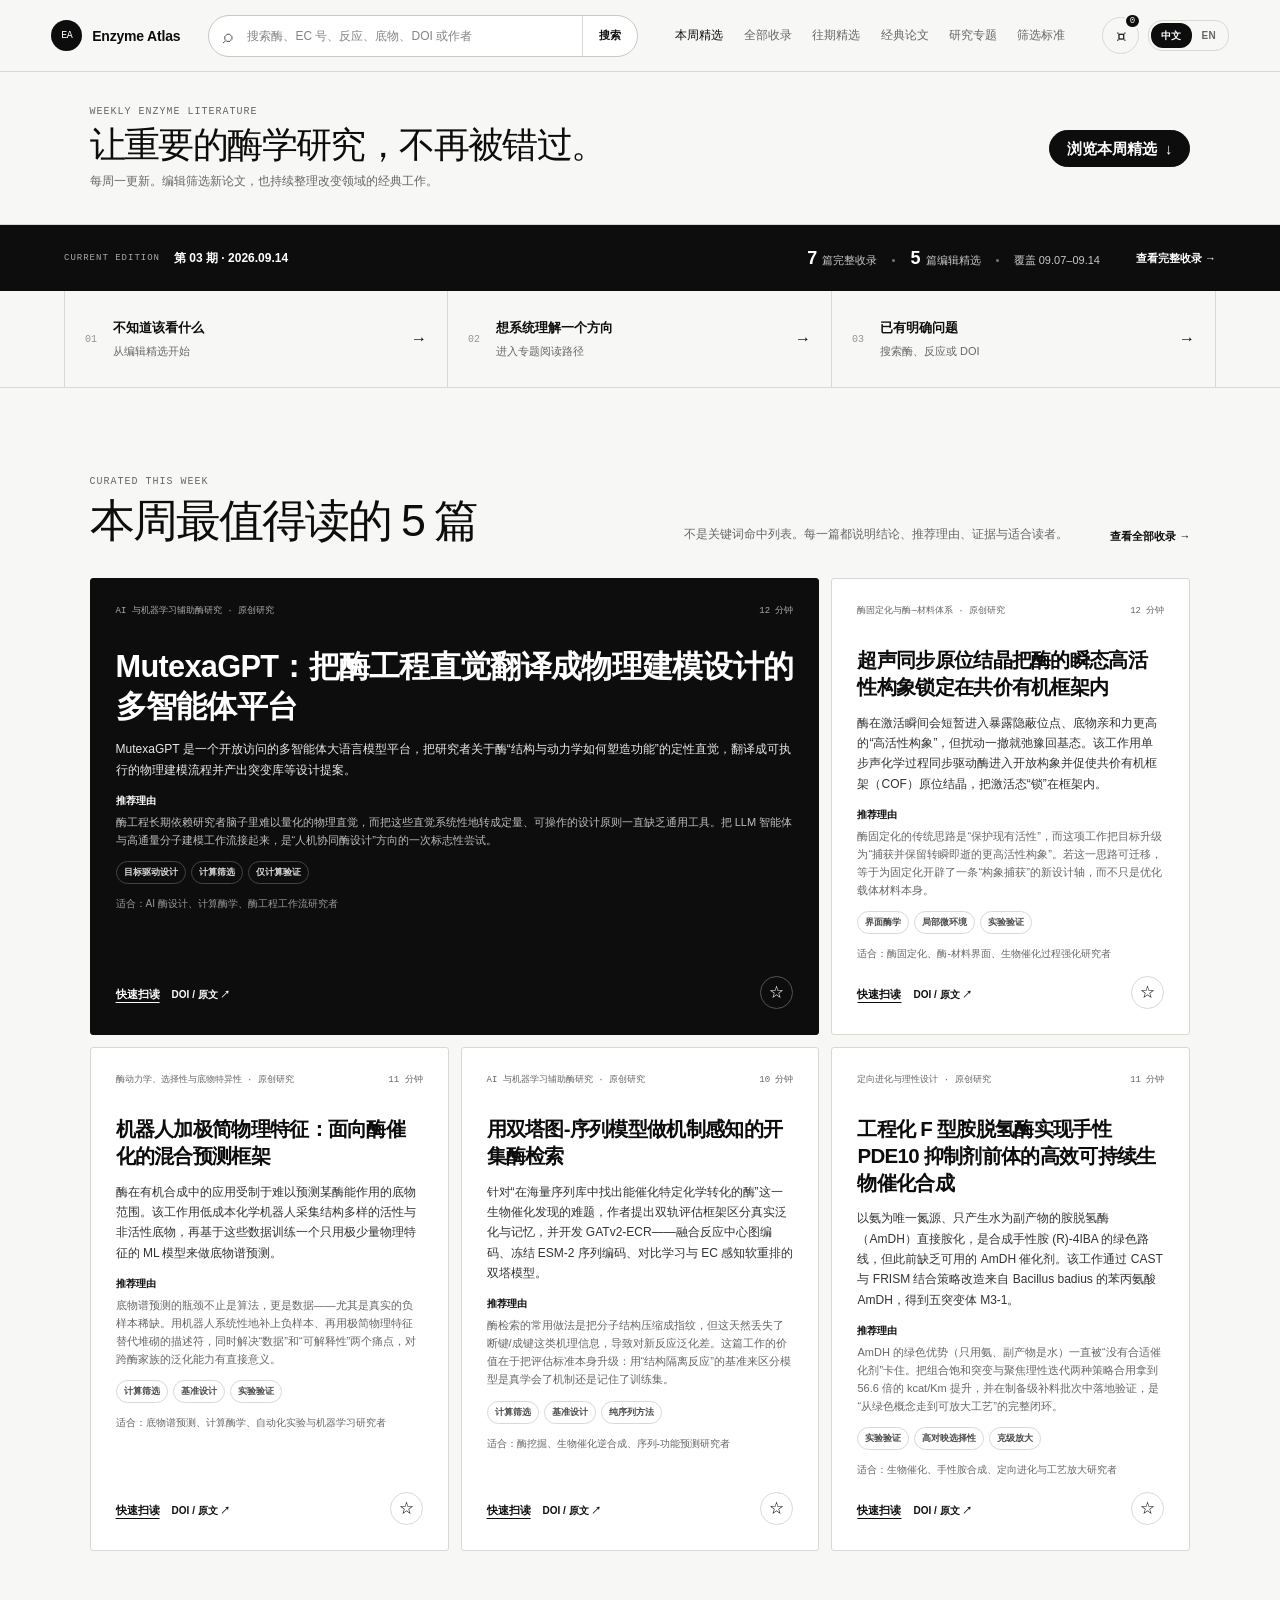
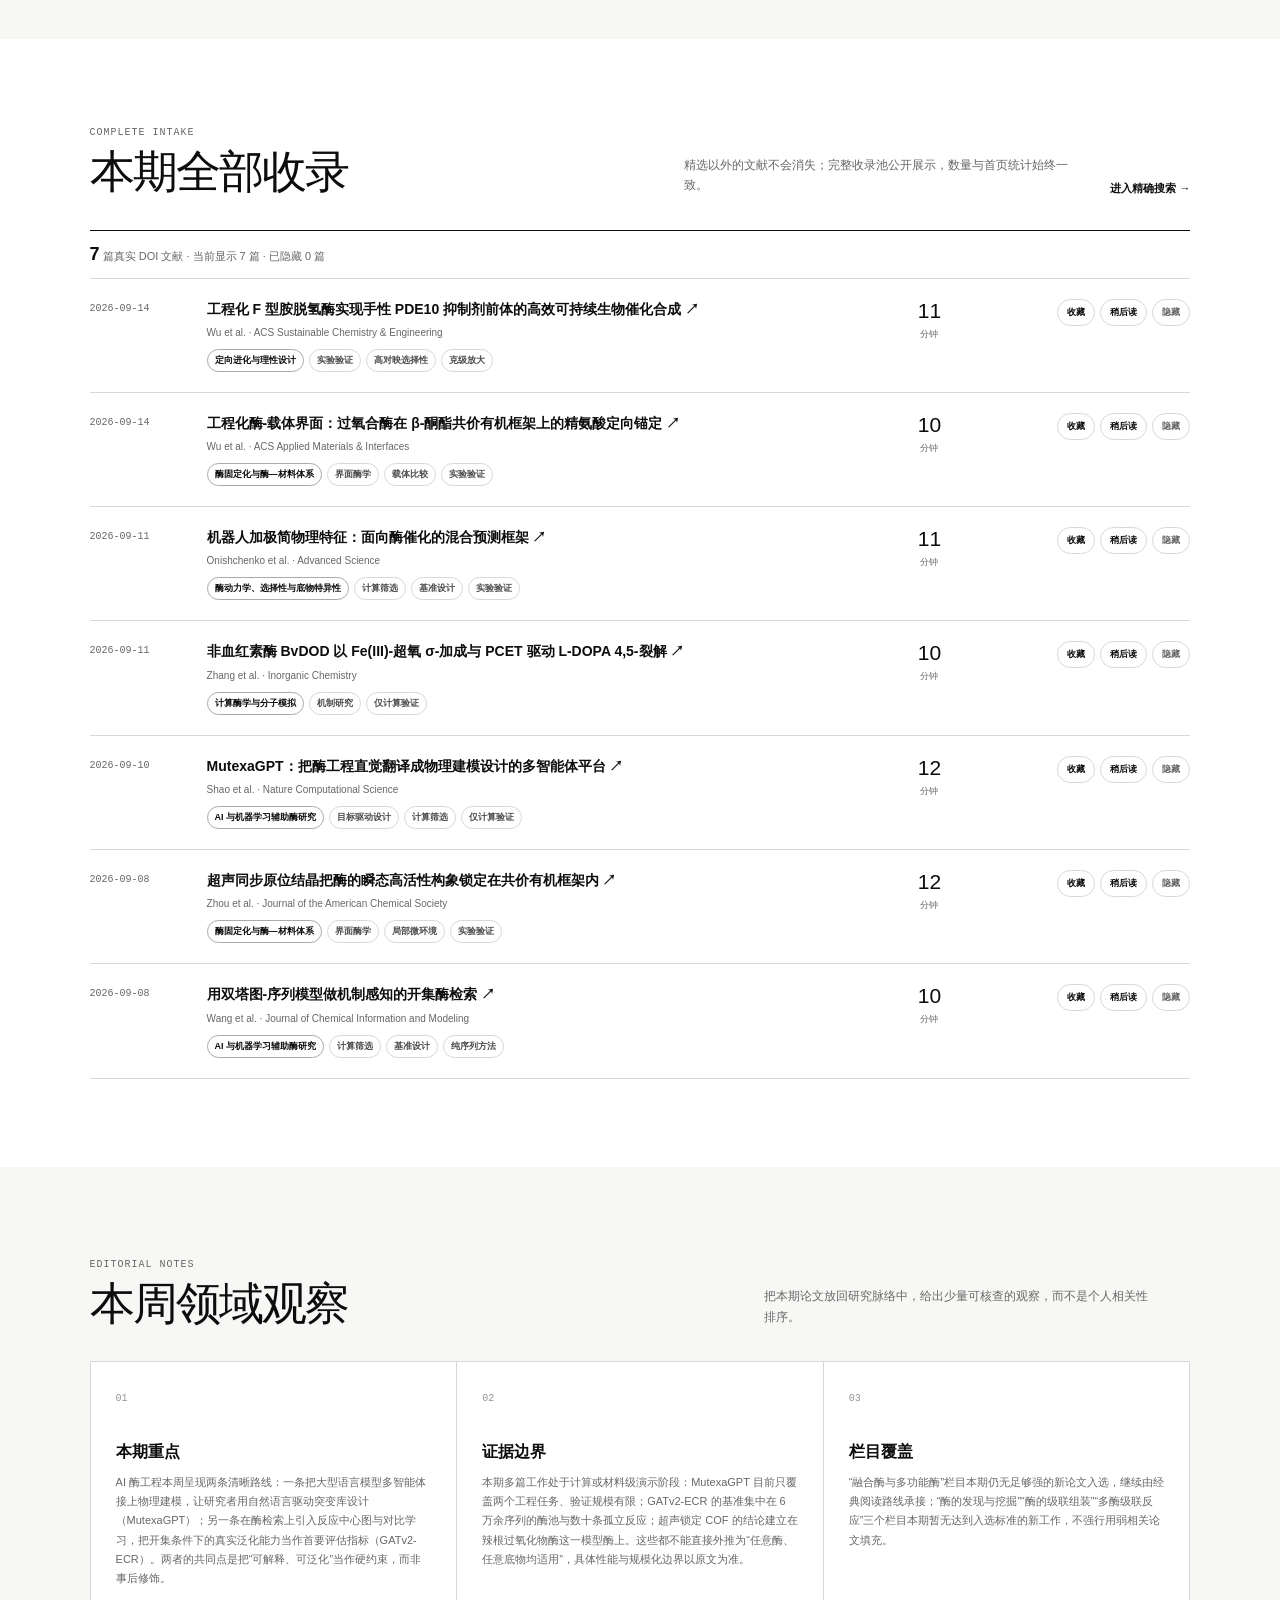
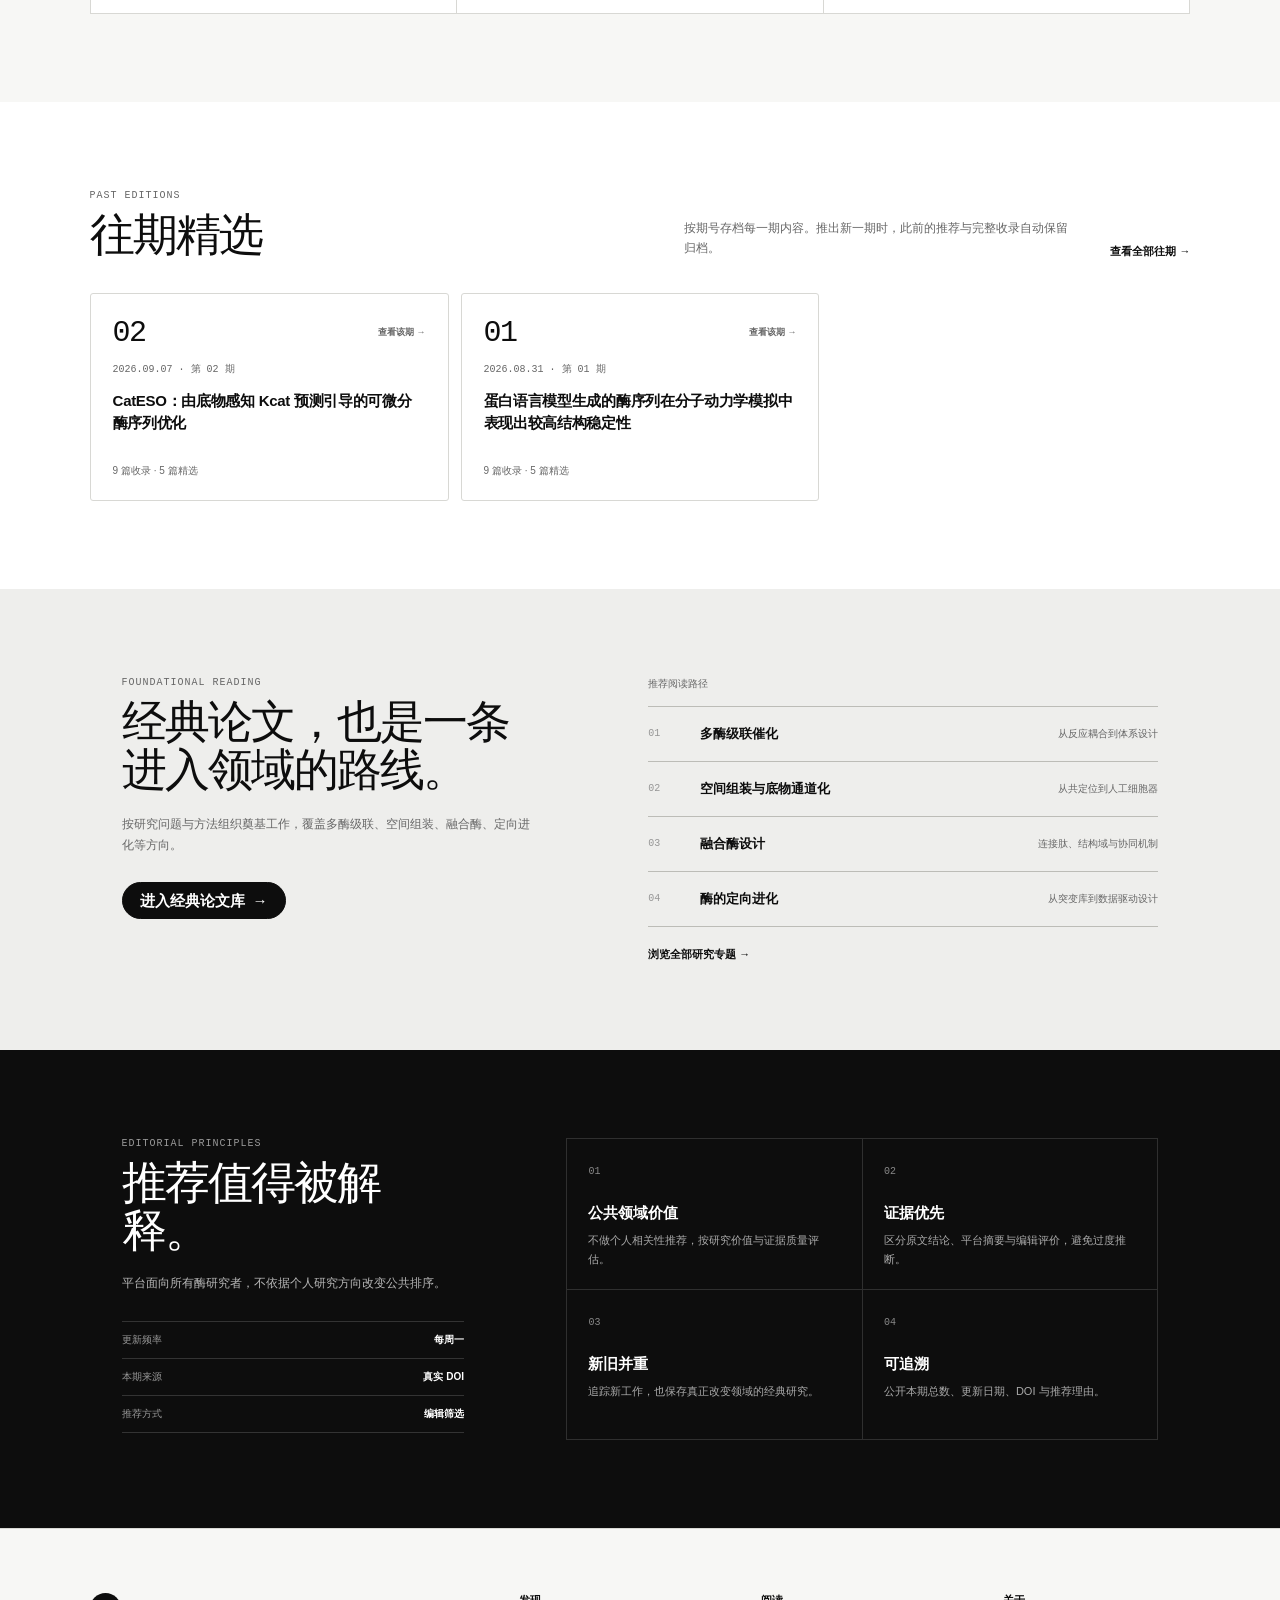
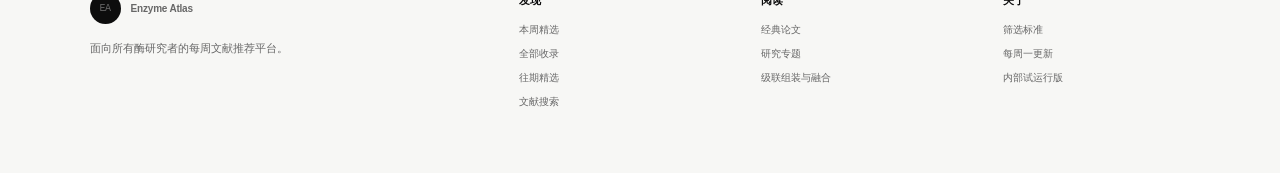
<file: index.html>
<!doctype html>
<html lang="zh-CN">
<head>
  <meta charset="UTF-8" />
  <meta name="viewport" content="width=device-width, initial-scale=1.0" />
  <meta name="description" content="面向所有酶研究者的每周文献推荐、完整收录与经典阅读路径。" />
  <title>Enzyme Atlas | 酶学文献推荐</title>
  <link rel="icon" href="data:,">
<!-- ea-address:start -->
  <link rel="canonical" href="https://enzyme-atlas.github.io/enzyme-atlas/" />
  <meta property="og:type" content="website" />
  <meta property="og:site_name" content="Enzyme Atlas" />
  <meta property="og:title" content="Enzyme Atlas | 酶学文献推荐" />
  <meta property="og:description" content="面向所有酶研究者的每周文献推荐、完整收录与经典阅读路径。" />
  <meta property="og:url" content="https://enzyme-atlas.github.io/enzyme-atlas/" />
  <meta name="twitter:card" content="summary" />
<!-- ea-address:end -->
  <link rel="stylesheet" href="styles.css" />
  <script src="i18n.js"></script>
</head>
<body data-page="home">
  <header class="topbar">
    <a class="brand" href="#home" aria-label="Enzyme Atlas 首页" data-i18n-aria="brand_aria"><span class="brand-mark" aria-hidden="true">EA</span><span>Enzyme Atlas</span></a>
    <form class="site-search" id="globalSearch" action="search.html" role="search"><span class="search-icon" aria-hidden="true">⌕</span><input id="globalSearchInput" name="q" type="search" placeholder="搜索酶、EC 号、反应、底物、DOI 或作者" aria-label="全站文献搜索" data-i18n-placeholder="search_placeholder" data-i18n-aria="search_aria"><button type="submit" data-i18n="search_button">搜索</button></form>
    <nav class="main-nav" aria-label="主导航" data-i18n-aria="nav_aria"><a href="#latest" class="active" data-i18n="nav_home">本周精选</a><a href="#all-papers" data-i18n="nav_all">全部收录</a><a href="#past-editions" data-i18n="nav_editions">往期精选</a><a href="classics.html" data-i18n="nav_classics">经典论文</a><a href="topics.html" data-i18n="nav_topics">研究专题</a><a href="#method" data-i18n="nav_method">筛选标准</a></nav>
    <div class="header-actions"><button class="icon-button" id="openSaved" title="打开阅读清单" aria-label="打开阅读清单" data-i18n-title="reading_list" data-i18n-aria="reading_list">⌑<span id="savedBadge">0</span></button><span class="lang-slot" data-lang-slot></span></div>
  </header>

  <main id="home">
    <section class="hero" aria-labelledby="heroTitle">
      <div class="hero-copy"><p class="eyebrow">WEEKLY ENZYME LITERATURE</p><h1 id="heroTitle" data-i18n="hero_title">让重要的酶学研究，不再被错过。</h1><p class="hero-description" data-i18n="hero_desc">每周一更新。编辑筛选新论文，也持续整理改变领域的经典工作。</p></div>
      <a href="#latest" class="primary-button hero-button"><span data-i18n="hero_button">浏览本周精选</span> <span>↓</span></a>
    </section>

    <section class="edition-bar" aria-label="本期更新信息"><div><span class="edition-kicker" data-i18n="edition_kicker">CURRENT EDITION</span><strong id="editionDate" data-i18n="edition_loading">正在载入本期信息</strong></div><p id="editionSummary" data-i18n="edition_summary_loading">正在核对收录与精选数量…</p><a href="#all-papers" data-i18n="edition_link">查看完整收录 →</a></section>

    <section class="intent-strip" aria-label="三种文献发现方式">
      <a href="#latest"><span>01</span><div><strong data-i18n="intent1_strong">不知道该看什么</strong><small data-i18n="intent1_small">从编辑精选开始</small></div><b>→</b></a>
      <a href="topics.html"><span>02</span><div><strong data-i18n="intent2_strong">想系统理解一个方向</strong><small data-i18n="intent2_small">进入专题阅读路径</small></div><b>→</b></a>
      <a href="search.html"><span>03</span><div><strong data-i18n="intent3_strong">已有明确问题</strong><small data-i18n="intent3_small">搜索酶、反应或 DOI</small></div><b>→</b></a>
    </section>

    <section id="latest" class="section featured-section">
      <div class="section-heading"><div><p class="eyebrow" data-i18n="featured_eyebrow">CURATED THIS WEEK</p><h2 id="featuredTitle" data-i18n="featured_title_plain">本周最值得读的论文</h2></div><p data-i18n="featured_desc">不是关键词命中列表。每一篇都说明结论、推荐理由、证据与适合读者。</p><a href="#all-papers" class="arrow-link" data-i18n="featured_link">查看全部收录 →</a></div>
      <div class="feature-grid" id="featuredGrid"></div>
    </section>

    <section id="all-papers" class="section paper-section">
      <div class="section-heading paper-heading"><div><p class="eyebrow" data-i18n="intake_eyebrow">COMPLETE INTAKE</p><h2 data-i18n="intake_title">本期全部收录</h2></div><p data-i18n="intake_desc">精选以外的文献不会消失；完整收录池公开展示，数量与首页统计始终一致。</p><a href="search.html" class="arrow-link" data-i18n="intake_link">进入精确搜索 →</a></div>
      <p class="result-count" id="resultCount"></p><div class="paper-list" id="paperList"></div>
    </section>

    <section class="section observation-section"><div class="section-heading"><div><p class="eyebrow" data-i18n="obs_eyebrow">EDITORIAL NOTES</p><h2 data-i18n="obs_title">本周领域观察</h2></div><p data-i18n="obs_desc">把本期论文放回研究脉络中，给出少量可核查的观察，而不是个人相关性排序。</p></div><div class="observation-grid" id="observationGrid"></div></section>

    <section id="past-editions" class="section editions-section">
      <div class="section-heading"><div><p class="eyebrow" data-i18n="editions_eyebrow">PAST EDITIONS</p><h2 data-i18n="editions_title">往期精选</h2></div><p data-i18n="editions_desc">按期号存档每一期内容。推出新一期时，此前的推荐与完整收录自动保留归档。</p><a href="archive.html" class="arrow-link" data-i18n="editions_link">查看全部往期 →</a></div>
      <div class="edition-grid" id="editionGrid"></div>
      <p class="editions-note" id="editionsNote" hidden data-i18n="editions_none_yet">当前仅有一期，后续每期发布后将自动出现在这里。</p>
    </section>

    <section id="classics" class="section classics-section">
      <div class="classics-intro"><p class="eyebrow" data-i18n="classics_eyebrow">FOUNDATIONAL READING</p><h2 data-i18n="classics_title">经典论文，也是一条进入领域的路线。</h2><p data-i18n="classics_desc">按研究问题与方法组织奠基工作，覆盖多酶级联、空间组装、融合酶、定向进化等方向。</p><a class="primary-button dark" href="classics.html"><span data-i18n="classics_button">进入经典论文库</span> <span>→</span></a></div>
      <div class="reading-path"><p data-i18n="reading_path_label">推荐阅读路径</p><ol><li><span>01</span><b data-i18n="path1">多酶级联催化</b><small data-i18n="path1_small">从反应耦合到体系设计</small></li><li><span>02</span><b data-i18n="path2">空间组装与底物通道化</b><small data-i18n="path2_small">从共定位到人工细胞器</small></li><li><span>03</span><b data-i18n="path3">融合酶设计</b><small data-i18n="path3_small">连接肽、结构域与协同机制</small></li><li><span>04</span><b data-i18n="path4">酶的定向进化</b><small data-i18n="path4_small">从突变库到数据驱动设计</small></li></ol><a class="topic-page-link" href="topics.html" data-i18n="path_link">浏览全部研究专题 →</a></div>
    </section>

    <section id="method" class="section method-section">
      <div class="method-intro"><p class="eyebrow" data-i18n="method_eyebrow">EDITORIAL PRINCIPLES</p><h2 data-i18n="method_title">推荐值得被解释。</h2><p data-i18n="method_desc">平台面向所有酶研究者，不依据个人研究方向改变公共排序。</p><dl class="method-facts"><div><dt data-i18n="fact_freq_dt">更新频率</dt><dd data-i18n="fact_freq_dd">每周一</dd></div><div><dt data-i18n="fact_src_dt">本期来源</dt><dd data-i18n="fact_src_dd">真实 DOI</dd></div><div><dt data-i18n="fact_mode_dt">推荐方式</dt><dd data-i18n="fact_mode_dd">编辑筛选</dd></div></dl></div>
      <div class="principles"><article><span>01</span><h3 data-i18n="p1_title">公共领域价值</h3><p data-i18n="p1_body">不做个人相关性推荐，按研究价值与证据质量评估。</p></article><article><span>02</span><h3 data-i18n="p2_title">证据优先</h3><p data-i18n="p2_body">区分原文结论、平台摘要与编辑评价，避免过度推断。</p></article><article><span>03</span><h3 data-i18n="p3_title">新旧并重</h3><p data-i18n="p3_body">追踪新工作，也保存真正改变领域的经典研究。</p></article><article><span>04</span><h3 data-i18n="p4_title">可追溯</h3><p data-i18n="p4_body">公开本期总数、更新日期、DOI 与推荐理由。</p></article></div>
    </section>
  </main>

  <footer class="site-footer">
    <div class="footer-brand"><a class="brand" href="#home"><span class="brand-mark" aria-hidden="true">EA</span><span>Enzyme Atlas</span></a><p data-i18n="footer_desc">面向所有酶研究者的每周文献推荐平台。</p></div>
    <div><strong data-i18n="footer_discover">发现</strong><a href="#latest" data-i18n="nav_home">本周精选</a><a href="#all-papers" data-i18n="nav_all">全部收录</a><a href="archive.html" data-i18n="nav_editions">往期精选</a><a href="search.html" data-i18n="footer_search">文献搜索</a></div>
    <div><strong data-i18n="footer_reading">阅读</strong><a href="classics.html" data-i18n="nav_classics">经典论文</a><a href="topics.html" data-i18n="nav_topics">研究专题</a><a href="search.html?q=酶的级联组装" data-i18n="footer_cascade">级联组装与融合</a></div>
    <div><strong data-i18n="footer_about">关于</strong><a href="#method" data-i18n="nav_method">筛选标准</a><span data-i18n="footer_weekly">每周一更新</span><span data-i18n="footer_beta">内部试运行版</span></div>
  </footer>

  <dialog id="paperDialog"><button class="dialog-close" onclick="paperDialog.close()" aria-label="关闭" data-i18n-aria="dialog_close">×</button><div id="dialogContent"></div></dialog>
  <dialog id="savedDialog"><button class="dialog-close" onclick="savedDialog.close()" aria-label="关闭" data-i18n-aria="dialog_close">×</button><div class="modal-copy"><p class="eyebrow" data-i18n="saved_eyebrow">YOUR READING LIST</p><h2 data-i18n="saved_title">我的阅读清单</h2><div id="savedList"></div></div></dialog>
  <script src="app.js"></script>
</body>
</html>
</file>
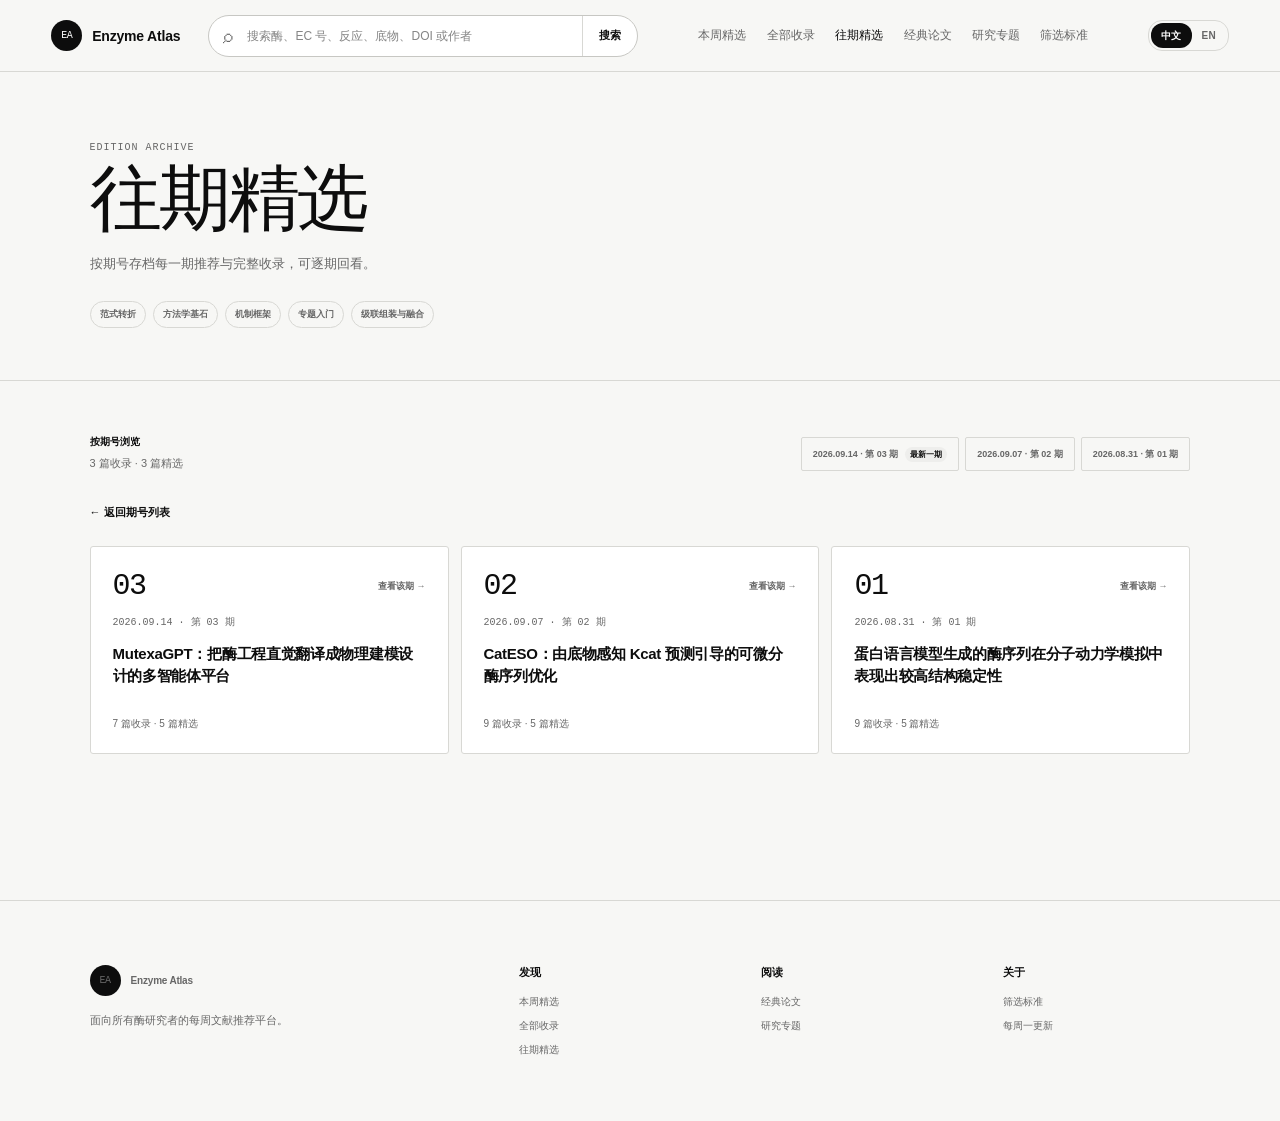
<file: archive.html>
<!doctype html>
<html lang="zh-CN">
<head>
  <meta charset="UTF-8">
  <meta name="viewport" content="width=device-width, initial-scale=1.0">
  <meta name="description" content="按期号回看 Enzyme Atlas 每一期的编辑精选与完整收录。">
  <title>往期精选 | Enzyme Atlas</title>
  <link rel="icon" href="data:,">
<!-- ea-address:start -->
  <link rel="canonical" href="https://enzyme-atlas.github.io/enzyme-atlas/archive.html" />
  <meta property="og:type" content="website" />
  <meta property="og:site_name" content="Enzyme Atlas" />
  <meta property="og:title" content="往期精选 | Enzyme Atlas" />
  <meta property="og:description" content="按期号回看 Enzyme Atlas 每一期的编辑精选与完整收录。" />
  <meta property="og:url" content="https://enzyme-atlas.github.io/enzyme-atlas/archive.html" />
  <meta name="twitter:card" content="summary" />
<!-- ea-address:end -->
  <link rel="stylesheet" href="styles.css">
  <script src="i18n.js"></script>
</head>
<body data-page="archive">
  <header class="topbar">
    <a class="brand" href="index.html" aria-label="Enzyme Atlas 首页" data-i18n-aria="brand_aria"><span class="brand-mark" aria-hidden="true">EA</span><span>Enzyme Atlas</span></a>
    <form class="site-search" action="search.html" role="search"><span class="search-icon" aria-hidden="true">⌕</span><input name="q" type="search" placeholder="搜索酶、EC 号、反应、底物、DOI 或作者" aria-label="全站文献搜索" data-i18n-placeholder="search_placeholder" data-i18n-aria="search_aria"><button data-i18n="search_button">搜索</button></form>
    <nav class="main-nav" aria-label="主导航" data-i18n-aria="nav_aria"><a href="index.html#latest" data-i18n="nav_home">本周精选</a><a href="index.html#all-papers" data-i18n="nav_all">全部收录</a><a class="active" href="archive.html" data-i18n="nav_editions">往期精选</a><a href="classics.html" data-i18n="nav_classics">经典论文</a><a href="topics.html" data-i18n="nav_topics">研究专题</a><a href="index.html#method" data-i18n="nav_method">筛选标准</a></nav>
    <div class="header-actions"><span class="lang-slot" data-lang-slot></span></div>
  </header>

  <main class="subpage-main archive-page">
    <header class="subpage-hero"><div><p class="eyebrow" data-i18n="archive_eyebrow">EDITION ARCHIVE</p><h1 data-i18n="archive_title">往期精选</h1><p data-i18n="archive_desc">按期号存档每一期推荐与完整收录，可逐期回看。</p><div class="classic-rule"><span data-i18n="rule_paradigm">范式转折</span><span data-i18n="rule_method">方法学基石</span><span data-i18n="rule_mechanism">机制框架</span><span data-i18n="rule_primer">专题入门</span><span data-i18n="rule_cascade">级联组装与融合</span></div></div></header>
    <section class="subpage-content">
      <div class="archive-toolbar">
        <div><span class="toolbar-label" data-i18n="archive_switch_label">按期号浏览</span><p class="classic-count" id="archiveStatus" aria-live="polite" data-i18n="archive_loading">正在载入期号数据…</p></div>
        <nav class="classic-filters" id="editionSwitcher" aria-label="往期期号"></nav>
      </div>
      <p class="archive-viewing" id="archiveViewing" hidden></p>
      <a class="archive-back" id="archiveBack" href="archive.html" hidden data-i18n="archive_back">← 返回期号列表</a>
      <p class="archive-note" id="archiveNote" hidden data-i18n="archive_readonly_note">往期内容为存档视图，收藏与阅读清单请回到首页当期使用。</p>

      <section class="edition-grid" id="archiveList"></section>

      <div id="archiveDetail" hidden>
        <section class="section featured-section"><div class="section-heading"><div><p class="eyebrow" data-i18n="featured_eyebrow">CURATED THIS WEEK</p><h2 id="archiveFeaturedTitle"></h2></div></div><div class="feature-grid" id="archiveFeatured"></div></section>
        <section class="section paper-section"><div class="section-heading paper-heading"><div><p class="eyebrow" data-i18n="intake_eyebrow">COMPLETE INTAKE</p><h2 id="archiveIntakeTitle" data-i18n="archive_intake_title">该期全部收录</h2></div></div><p class="result-count" id="archiveCount"></p><div class="paper-list" id="archivePapers"></div></section>
        <section class="section observation-section"><div class="section-heading"><div><p class="eyebrow" data-i18n="obs_eyebrow">EDITORIAL NOTES</p><h2 data-i18n="archive_obs_title">该期领域观察</h2></div></div><div class="observation-grid" id="archiveObservations"></div></section>
      </div>
    </section>
  </main>

  <footer class="site-footer"><div class="footer-brand"><a class="brand" href="index.html"><span class="brand-mark" aria-hidden="true">EA</span><span>Enzyme Atlas</span></a><p data-i18n="footer_desc">面向所有酶研究者的每周文献推荐平台。</p></div><div><strong data-i18n="footer_discover">发现</strong><a href="index.html#latest" data-i18n="nav_home">本周精选</a><a href="index.html#all-papers" data-i18n="nav_all">全部收录</a><a href="archive.html" data-i18n="nav_editions">往期精选</a></div><div><strong data-i18n="footer_reading">阅读</strong><a href="classics.html" data-i18n="nav_classics">经典论文</a><a href="topics.html" data-i18n="nav_topics">研究专题</a></div><div><strong data-i18n="footer_about">关于</strong><a href="index.html#method" data-i18n="nav_method">筛选标准</a><span data-i18n="footer_weekly">每周一更新</span></div></footer>
  <script src="archive.js"></script>
</body>
</html>
</file>
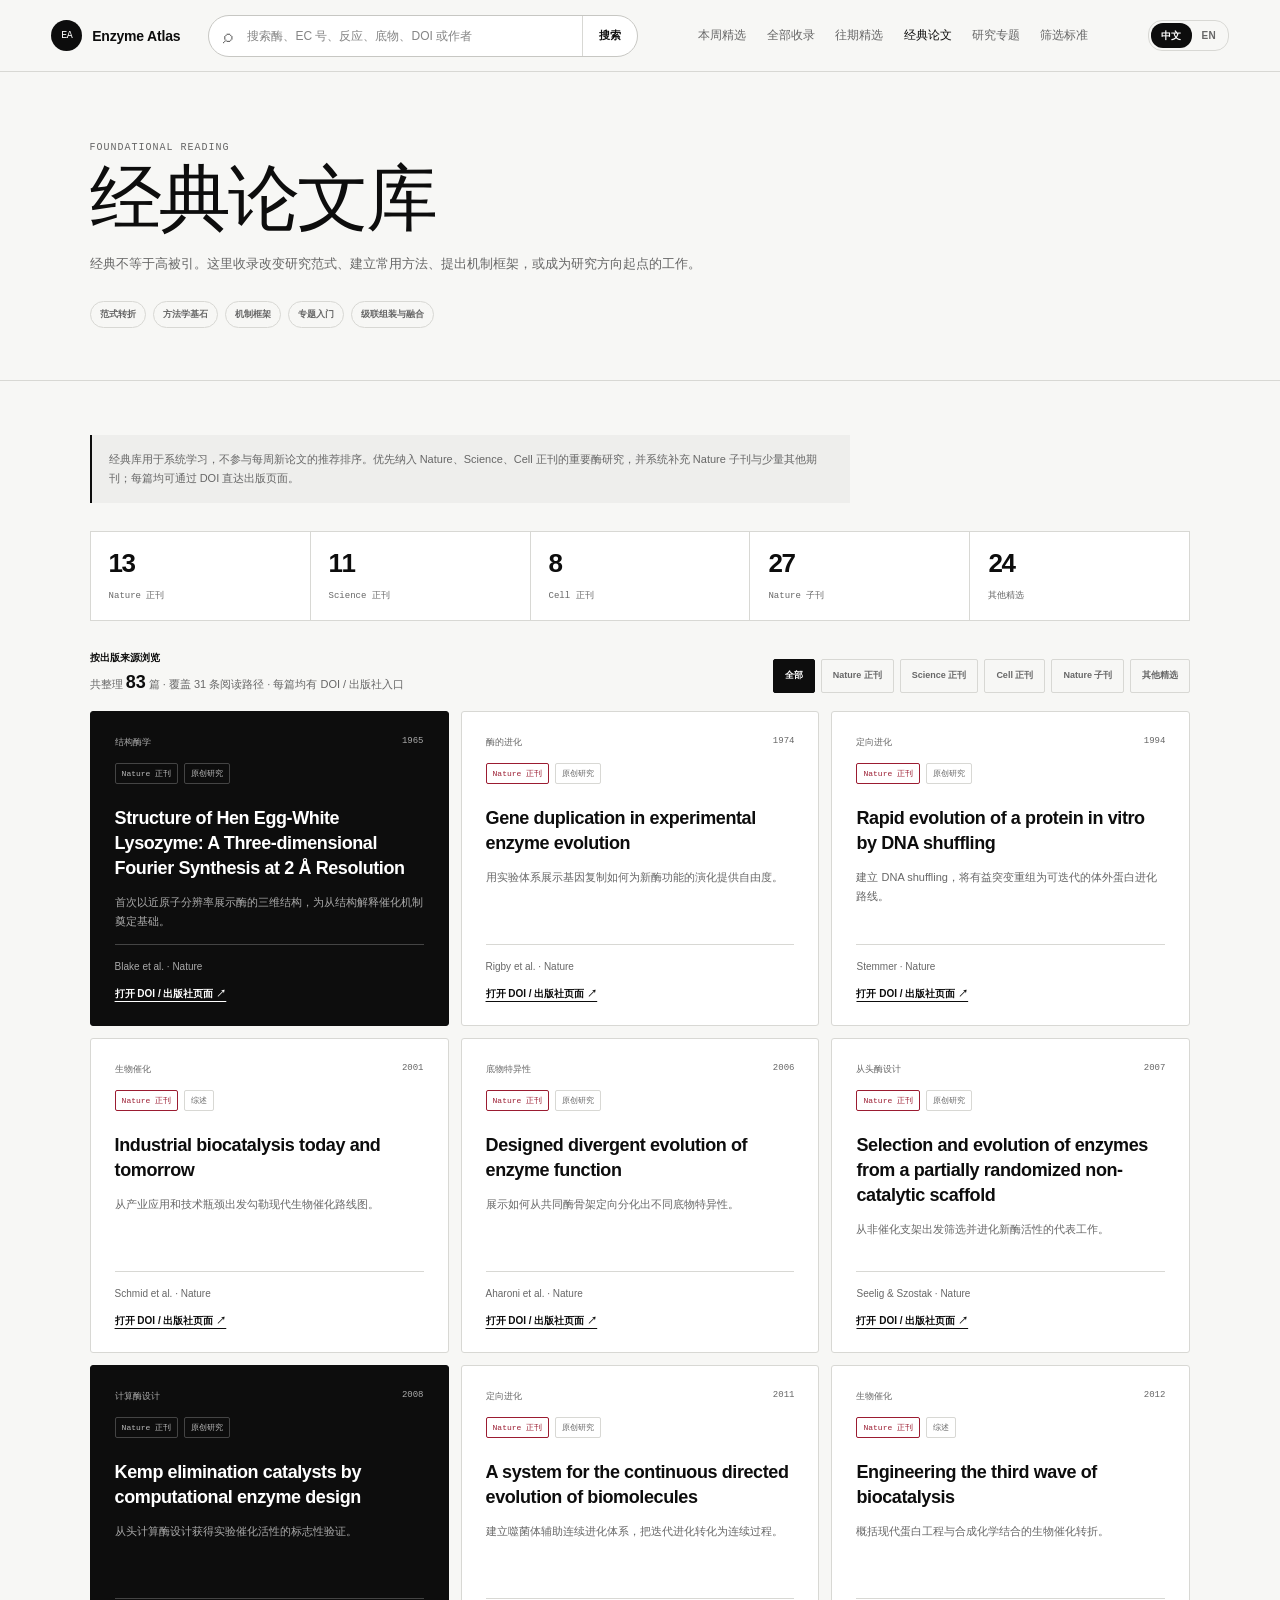
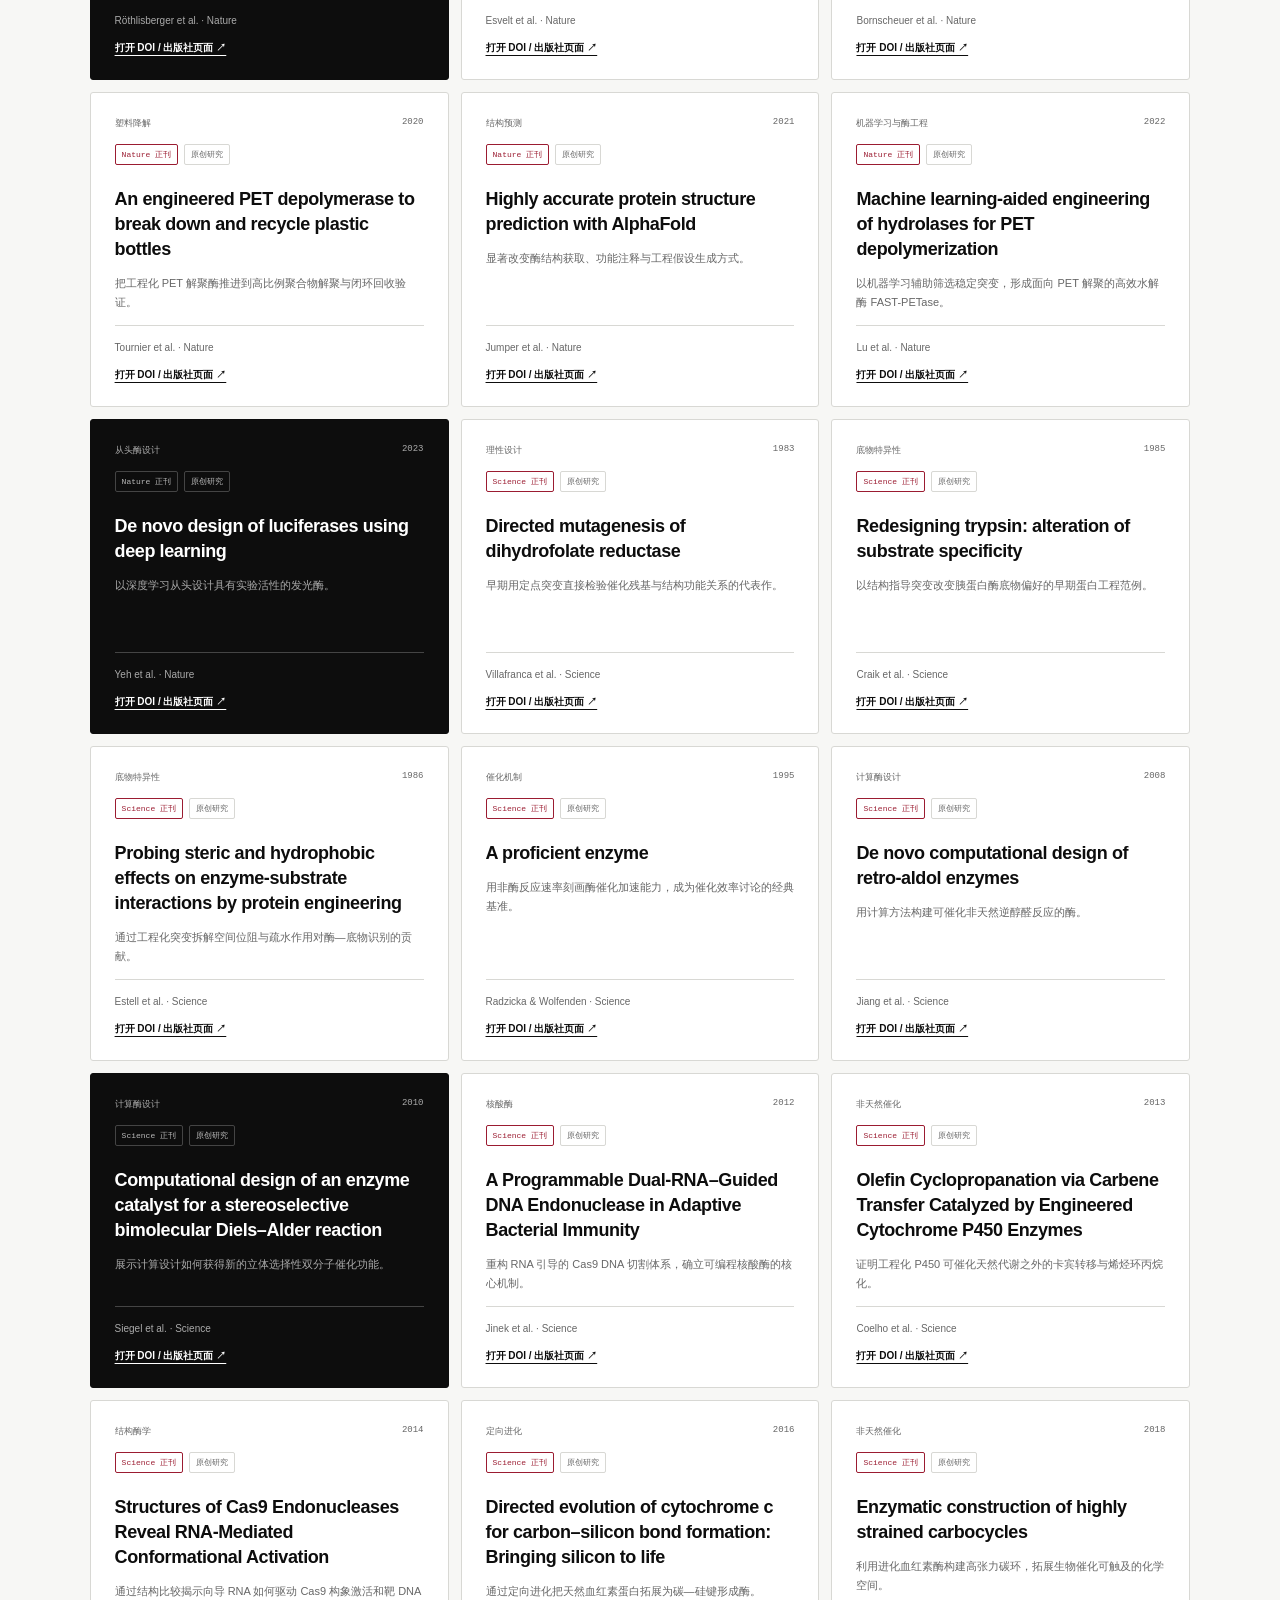
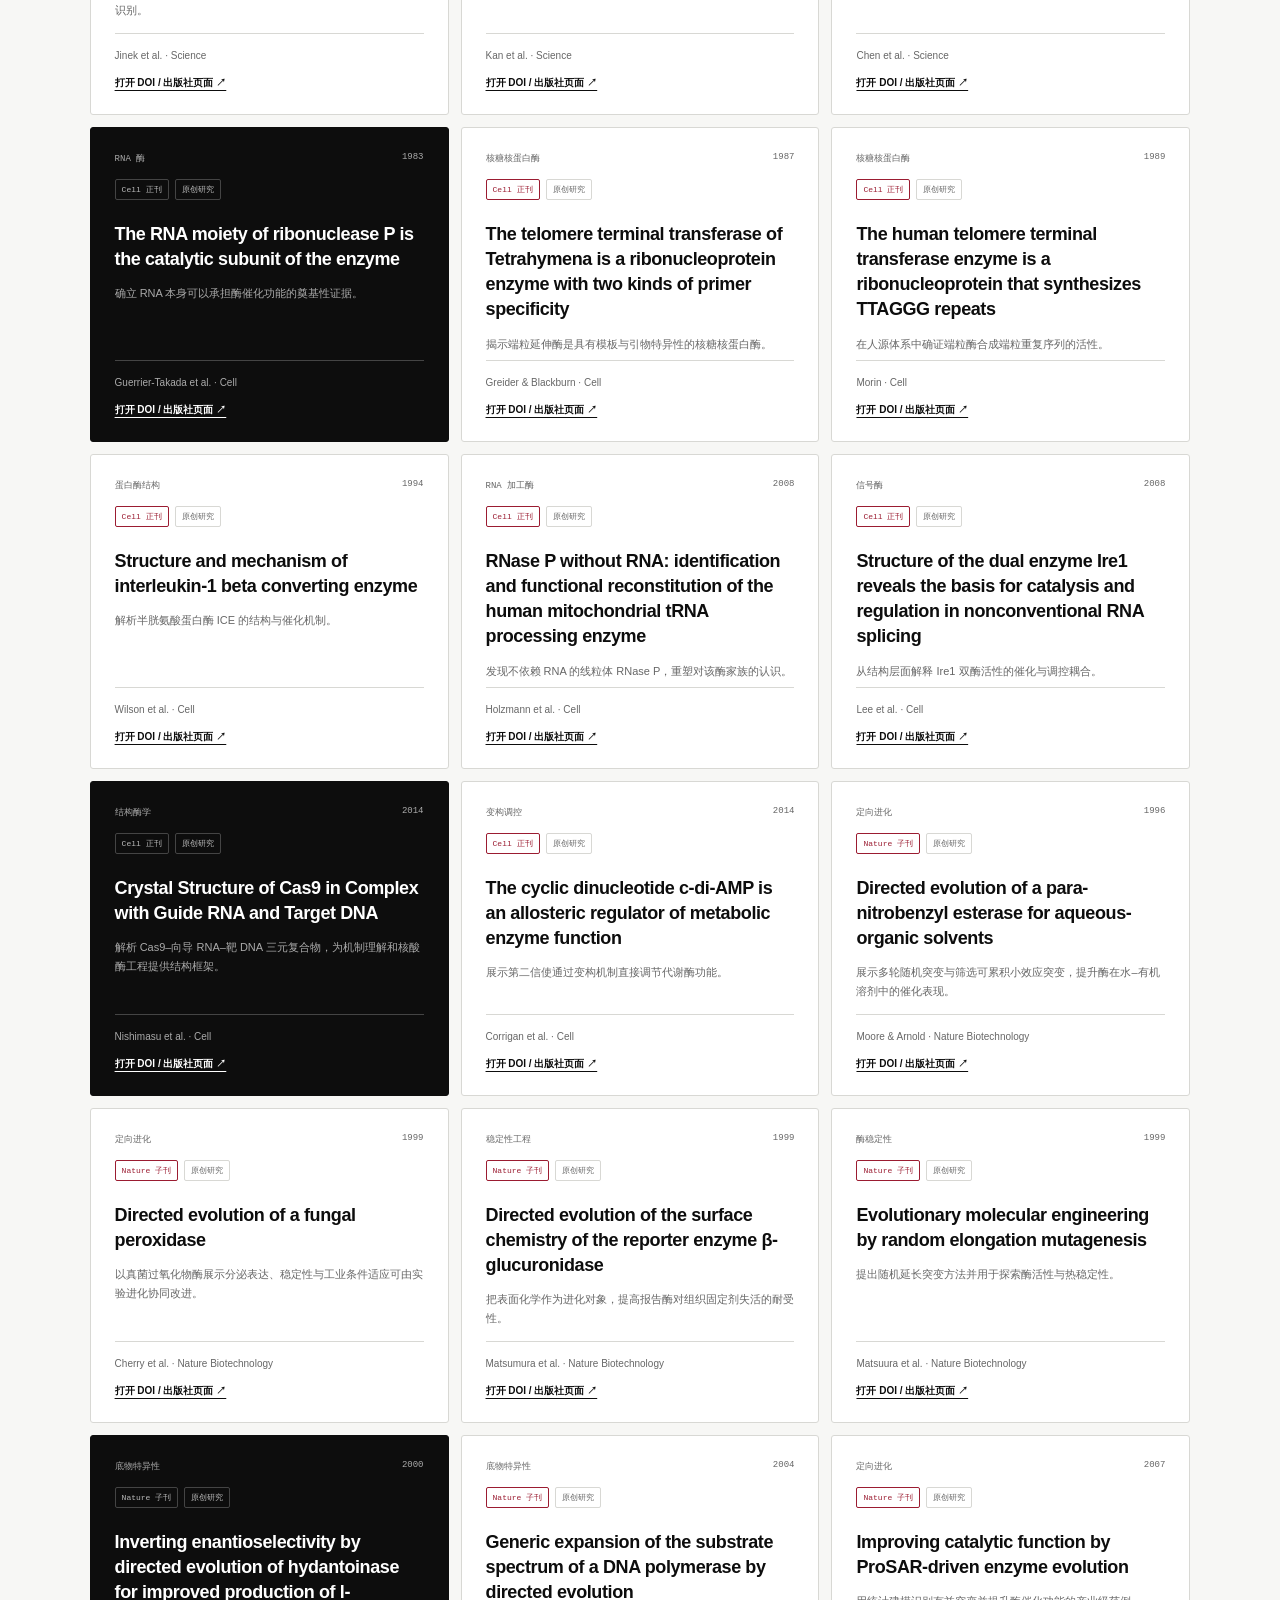
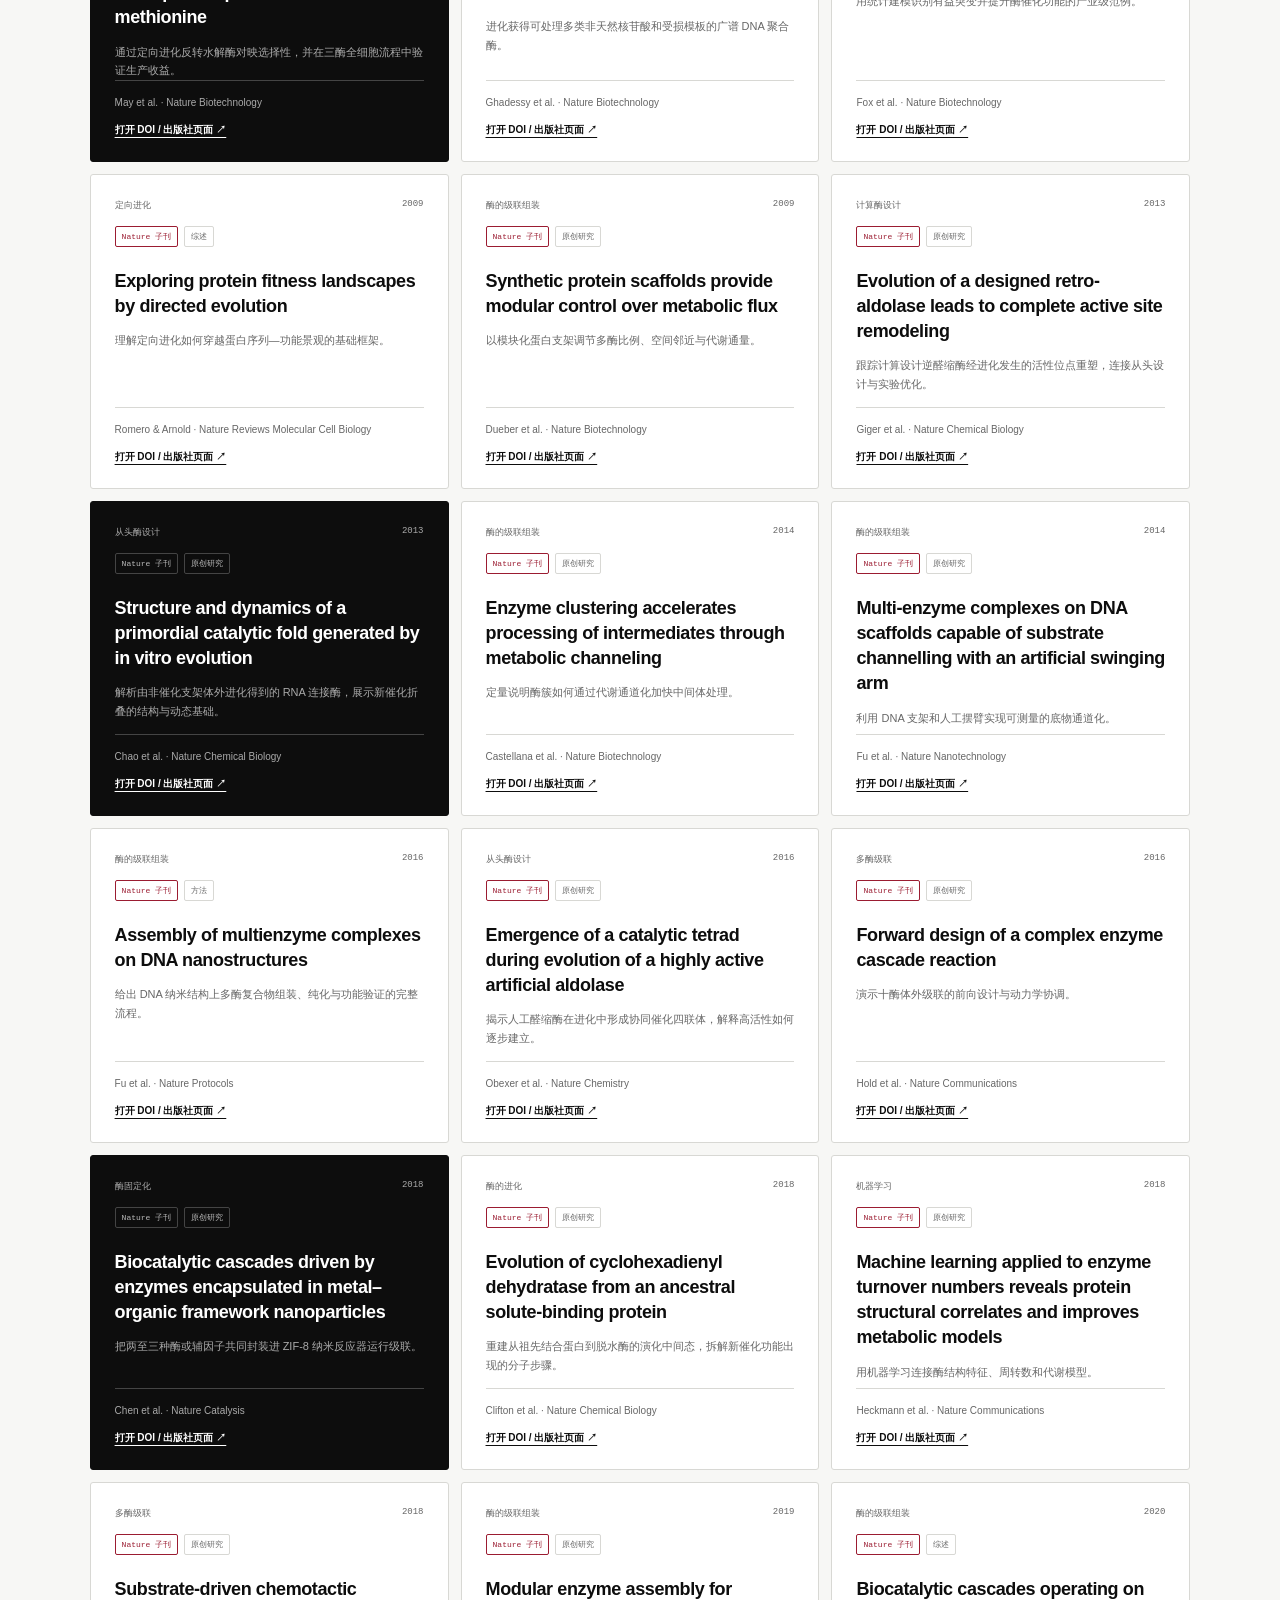
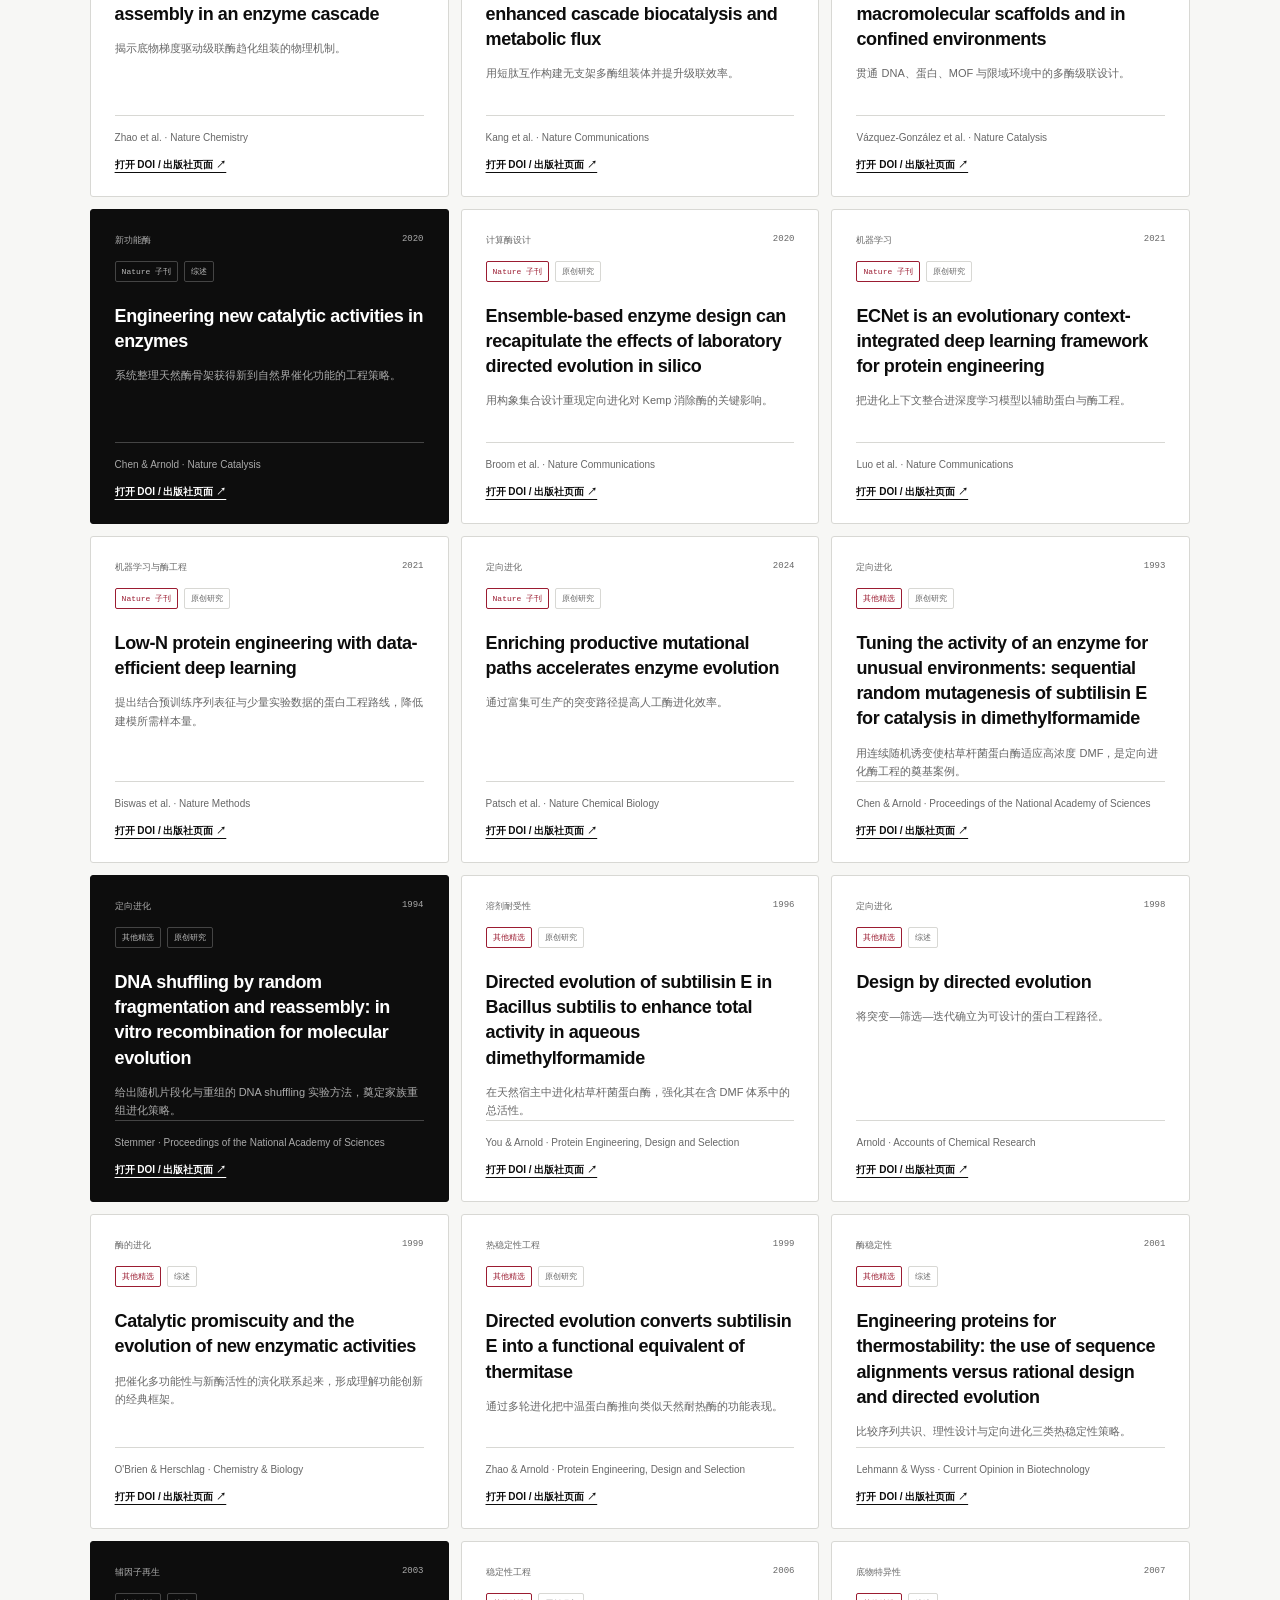
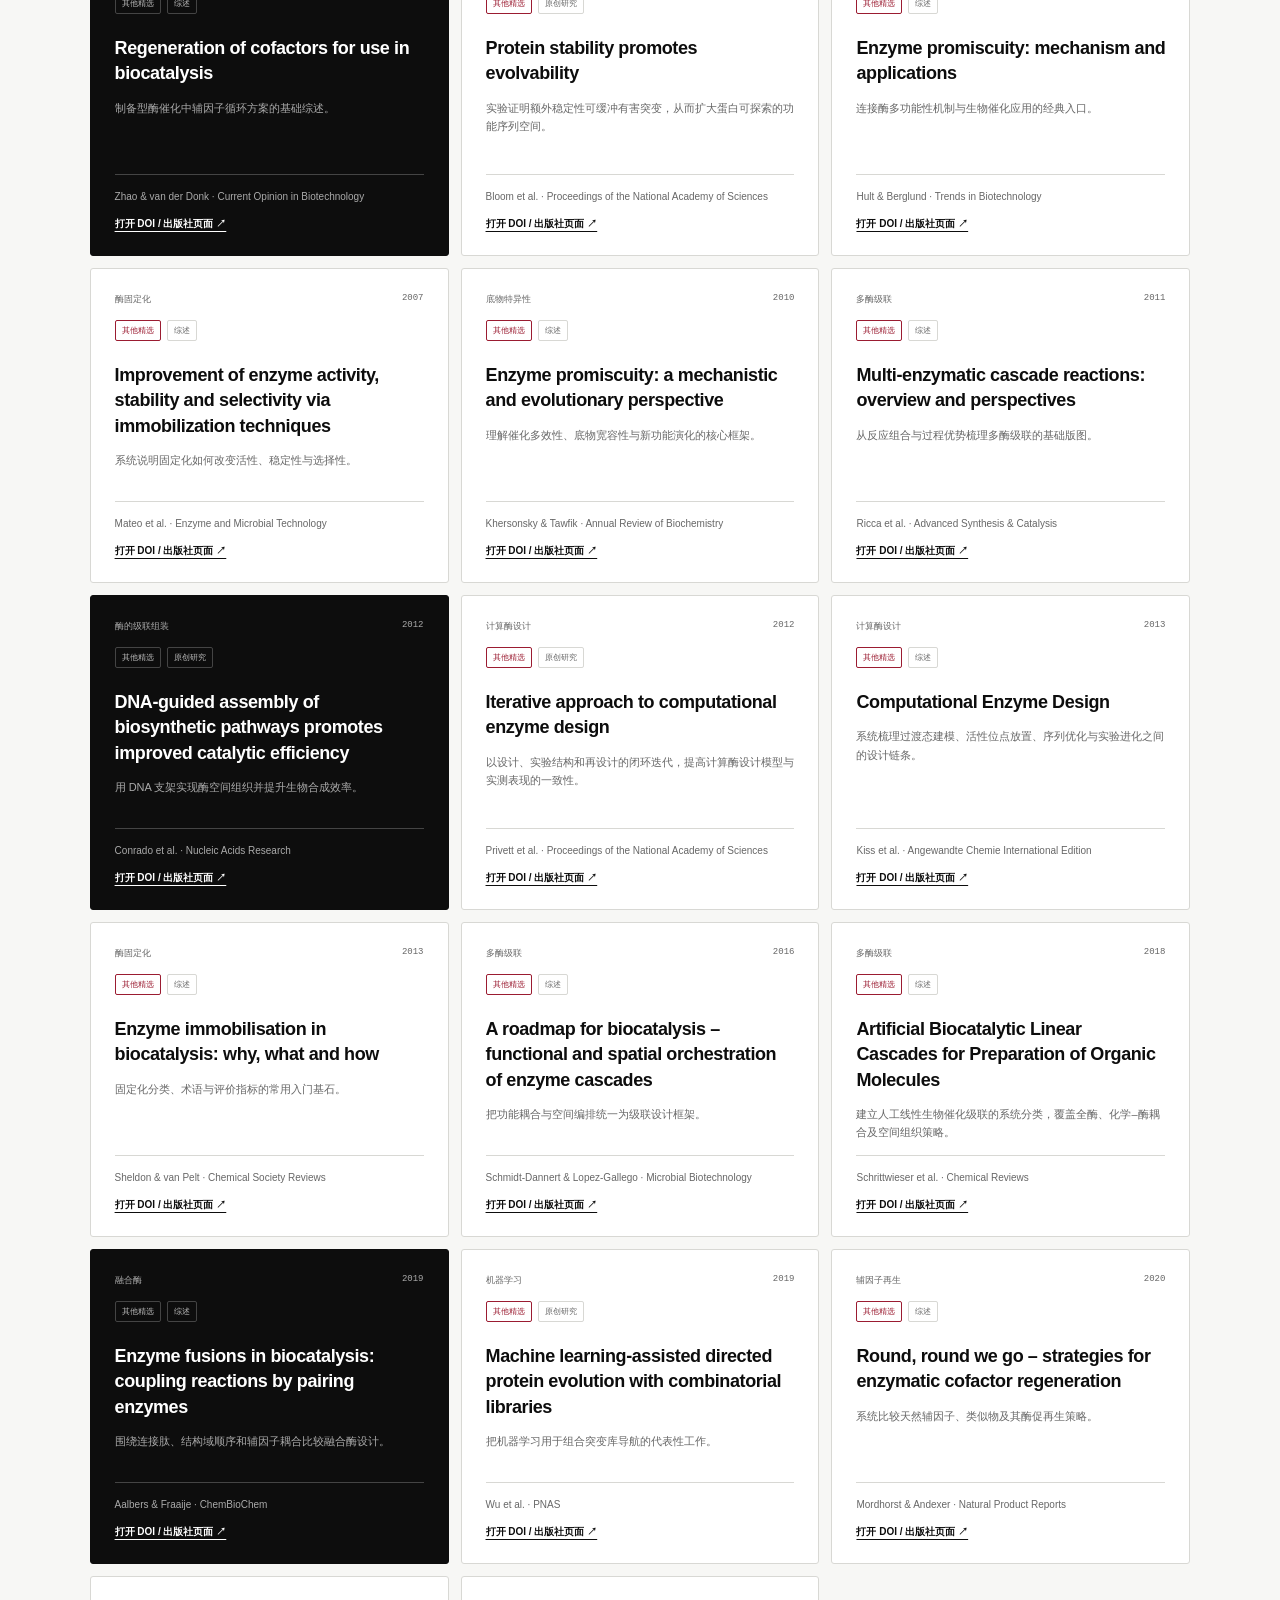
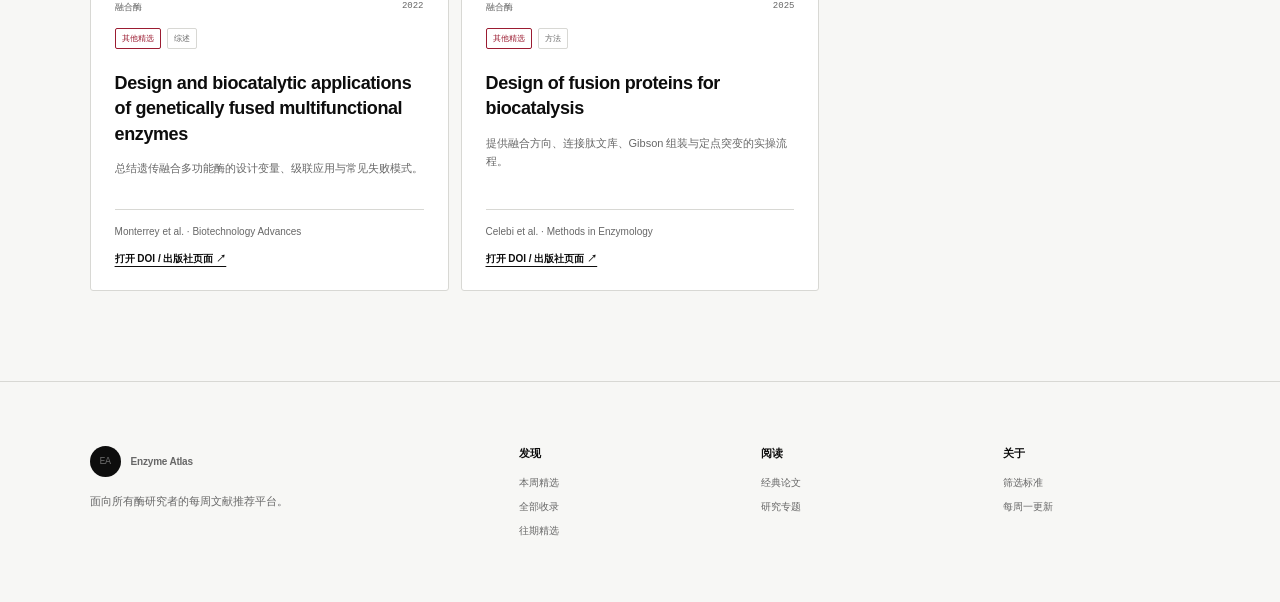
<file: classics.html>
<!doctype html>
<html lang="zh-CN">
<head>
  <meta charset="UTF-8">
  <meta name="viewport" content="width=device-width, initial-scale=1.0">
  <meta name="description" content="按研究问题和方法组织的酶学经典论文阅读库。">
  <title>经典论文库 | Enzyme Atlas</title>
  <link rel="icon" href="data:,">
<!-- ea-address:start -->
  <link rel="canonical" href="https://enzyme-atlas.github.io/enzyme-atlas/classics.html" />
  <meta property="og:type" content="website" />
  <meta property="og:site_name" content="Enzyme Atlas" />
  <meta property="og:title" content="经典论文库 | Enzyme Atlas" />
  <meta property="og:description" content="按研究问题和方法组织的酶学经典论文阅读库。" />
  <meta property="og:url" content="https://enzyme-atlas.github.io/enzyme-atlas/classics.html" />
  <meta name="twitter:card" content="summary" />
<!-- ea-address:end -->
  <link rel="stylesheet" href="styles.css">
  <script src="i18n.js"></script>
</head>
<body data-page="classics">
  <header class="topbar">
    <a class="brand" href="index.html" aria-label="Enzyme Atlas 首页" data-i18n-aria="brand_aria"><span class="brand-mark" aria-hidden="true">EA</span><span>Enzyme Atlas</span></a>
    <form class="site-search" action="search.html" role="search"><span class="search-icon" aria-hidden="true">⌕</span><input name="q" type="search" placeholder="搜索酶、EC 号、反应、底物、DOI 或作者" aria-label="全站文献搜索" data-i18n-placeholder="search_placeholder" data-i18n-aria="search_aria"><button data-i18n="search_button">搜索</button></form>
    <nav class="main-nav" aria-label="主导航" data-i18n-aria="nav_aria"><a href="index.html#latest" data-i18n="nav_home">本周精选</a><a href="index.html#all-papers" data-i18n="nav_all">全部收录</a><a href="archive.html" data-i18n="nav_editions">往期精选</a><a class="active" href="classics.html" data-i18n="nav_classics">经典论文</a><a href="topics.html" data-i18n="nav_topics">研究专题</a><a href="index.html#method" data-i18n="nav_method">筛选标准</a></nav>
    <div class="header-actions"><span class="lang-slot" data-lang-slot></span></div>
  </header>

  <main class="subpage-main classics-page">
    <header class="subpage-hero"><div><p class="eyebrow" data-i18n="classics_eyebrow">FOUNDATIONAL READING</p><h1 data-i18n="classics_hero_title">经典论文库</h1><p data-i18n="classics_hero_desc">经典不等于高被引。这里收录改变研究范式、建立常用方法、提出机制框架，或成为研究方向起点的工作。</p><div class="classic-rule"><span data-i18n="rule_paradigm">范式转折</span><span data-i18n="rule_method">方法学基石</span><span data-i18n="rule_mechanism">机制框架</span><span data-i18n="rule_primer">专题入门</span><span data-i18n="rule_cascade">级联组装与融合</span></div></div></header>
    <section class="subpage-content">
      <p class="purpose-note" data-i18n="classics_purpose">经典库用于系统学习，不参与每周新论文的推荐排序。优先纳入 Nature、Science、Cell 正刊的重要酶研究，并系统补充 Nature 子刊与少量其他期刊；每篇均可通过 DOI 直达出版页面。</p>
      <div class="classic-source-stats" id="classicSourceStats" aria-label="经典论文来源统计"></div>
      <div class="classic-toolbar">
        <div><span class="toolbar-label" data-i18n="classics_toolbar">按出版来源浏览</span><p class="classic-count" id="classicCount" aria-live="polite" data-i18n="classics_loading">正在载入经典论文…</p></div>
        <nav class="classic-filters" id="classicFilters" aria-label="经典论文来源筛选"></nav>
      </div>
      <section class="classic-grid" id="classicGrid"></section>
    </section>
  </main>

  <footer class="site-footer"><div class="footer-brand"><a class="brand" href="index.html"><span class="brand-mark" aria-hidden="true">EA</span><span>Enzyme Atlas</span></a><p data-i18n="footer_desc">面向所有酶研究者的每周文献推荐平台。</p></div><div><strong data-i18n="footer_discover">发现</strong><a href="index.html#latest" data-i18n="nav_home">本周精选</a><a href="index.html#all-papers" data-i18n="nav_all">全部收录</a><a href="archive.html" data-i18n="nav_editions">往期精选</a></div><div><strong data-i18n="footer_reading">阅读</strong><a href="classics.html" data-i18n="nav_classics">经典论文</a><a href="topics.html" data-i18n="nav_topics">研究专题</a></div><div><strong data-i18n="footer_about">关于</strong><a href="index.html#method" data-i18n="nav_method">筛选标准</a><span data-i18n="footer_weekly">每周一更新</span></div></footer>
  <script src="classics.js"></script>
</body>
</html>
</file>
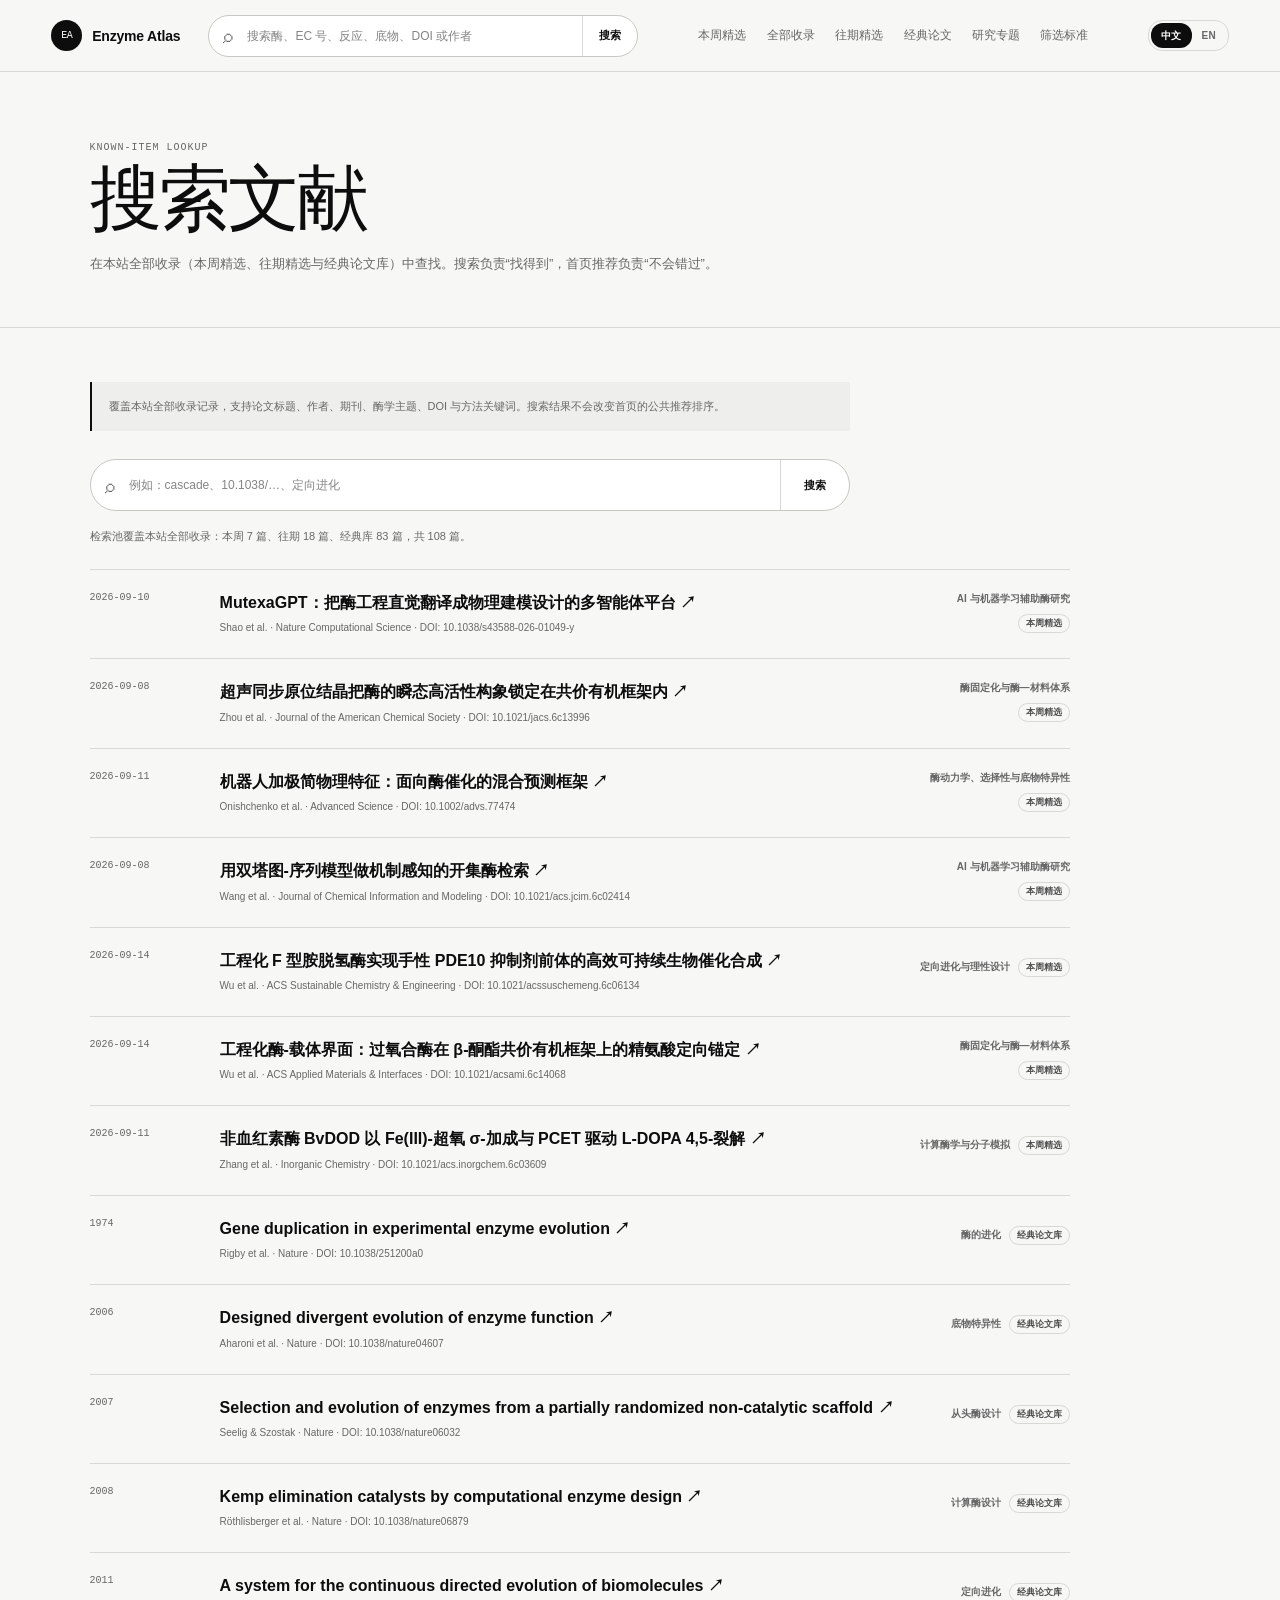
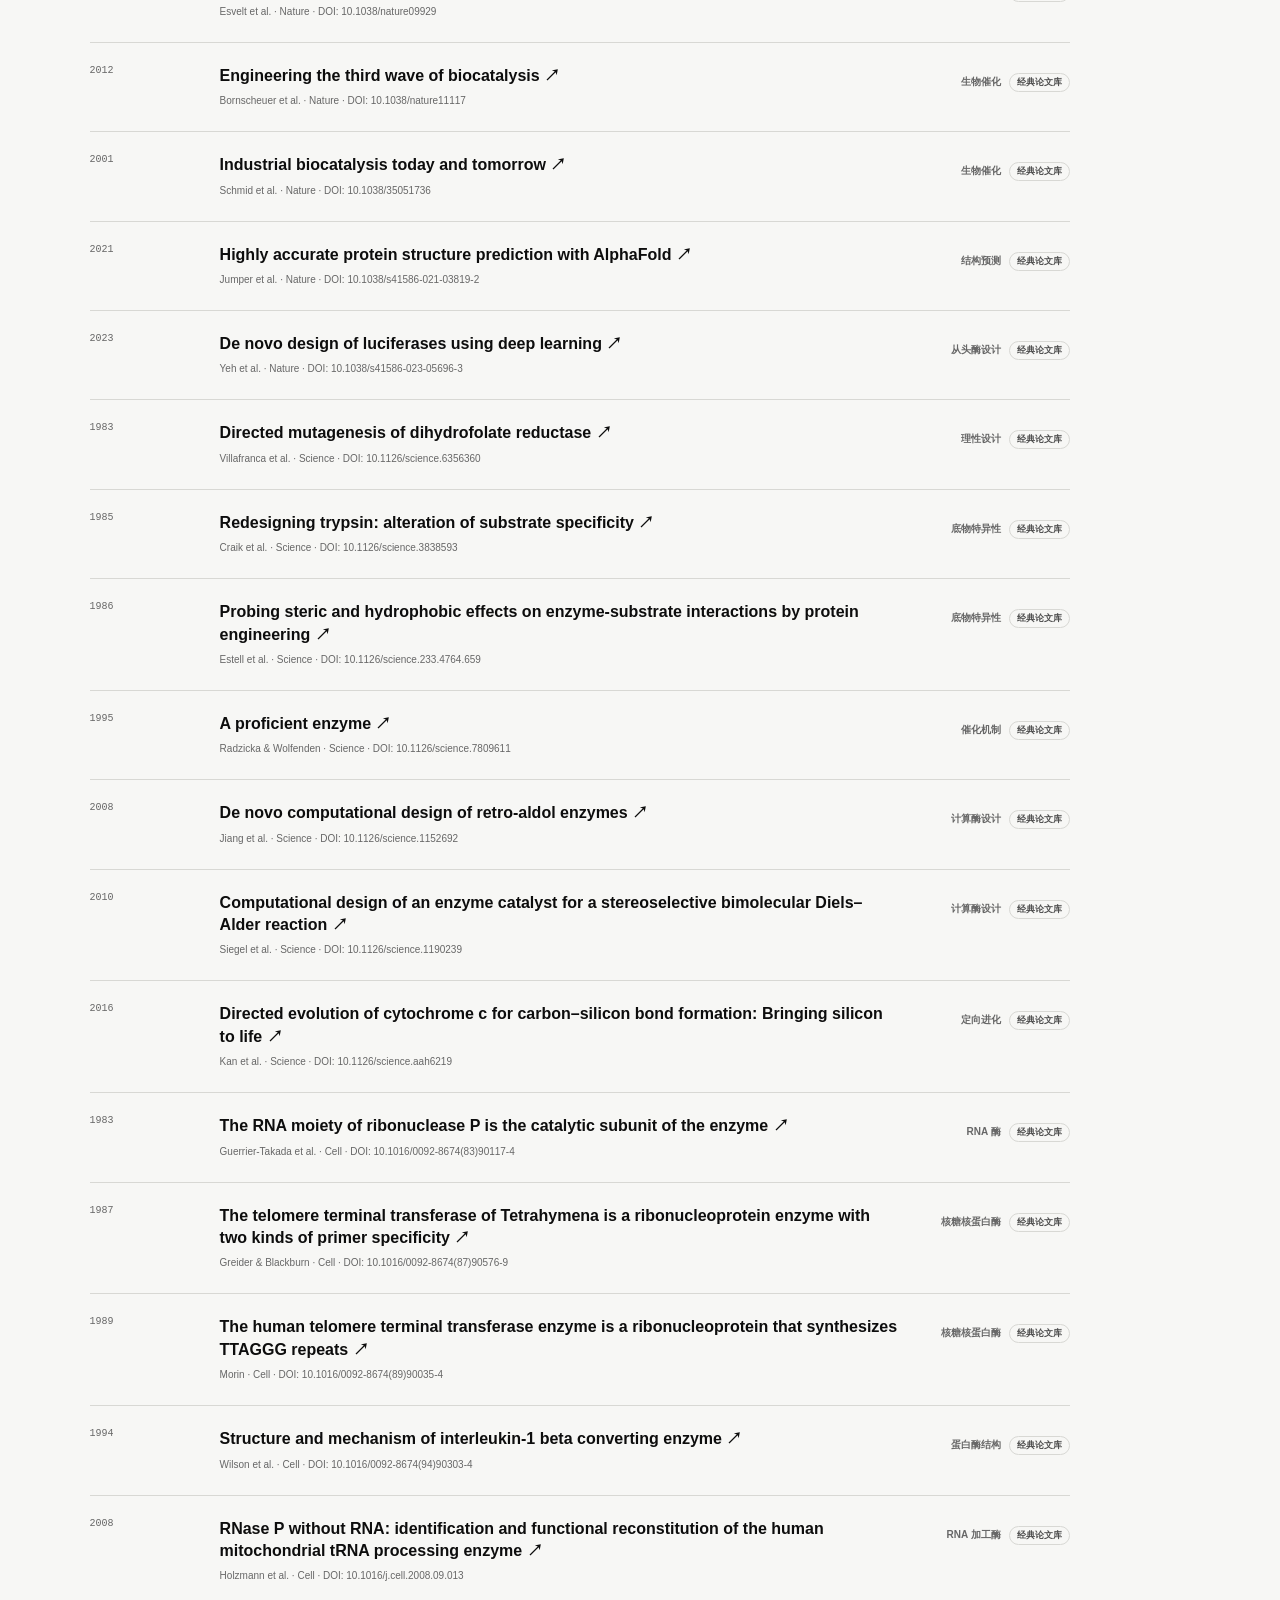
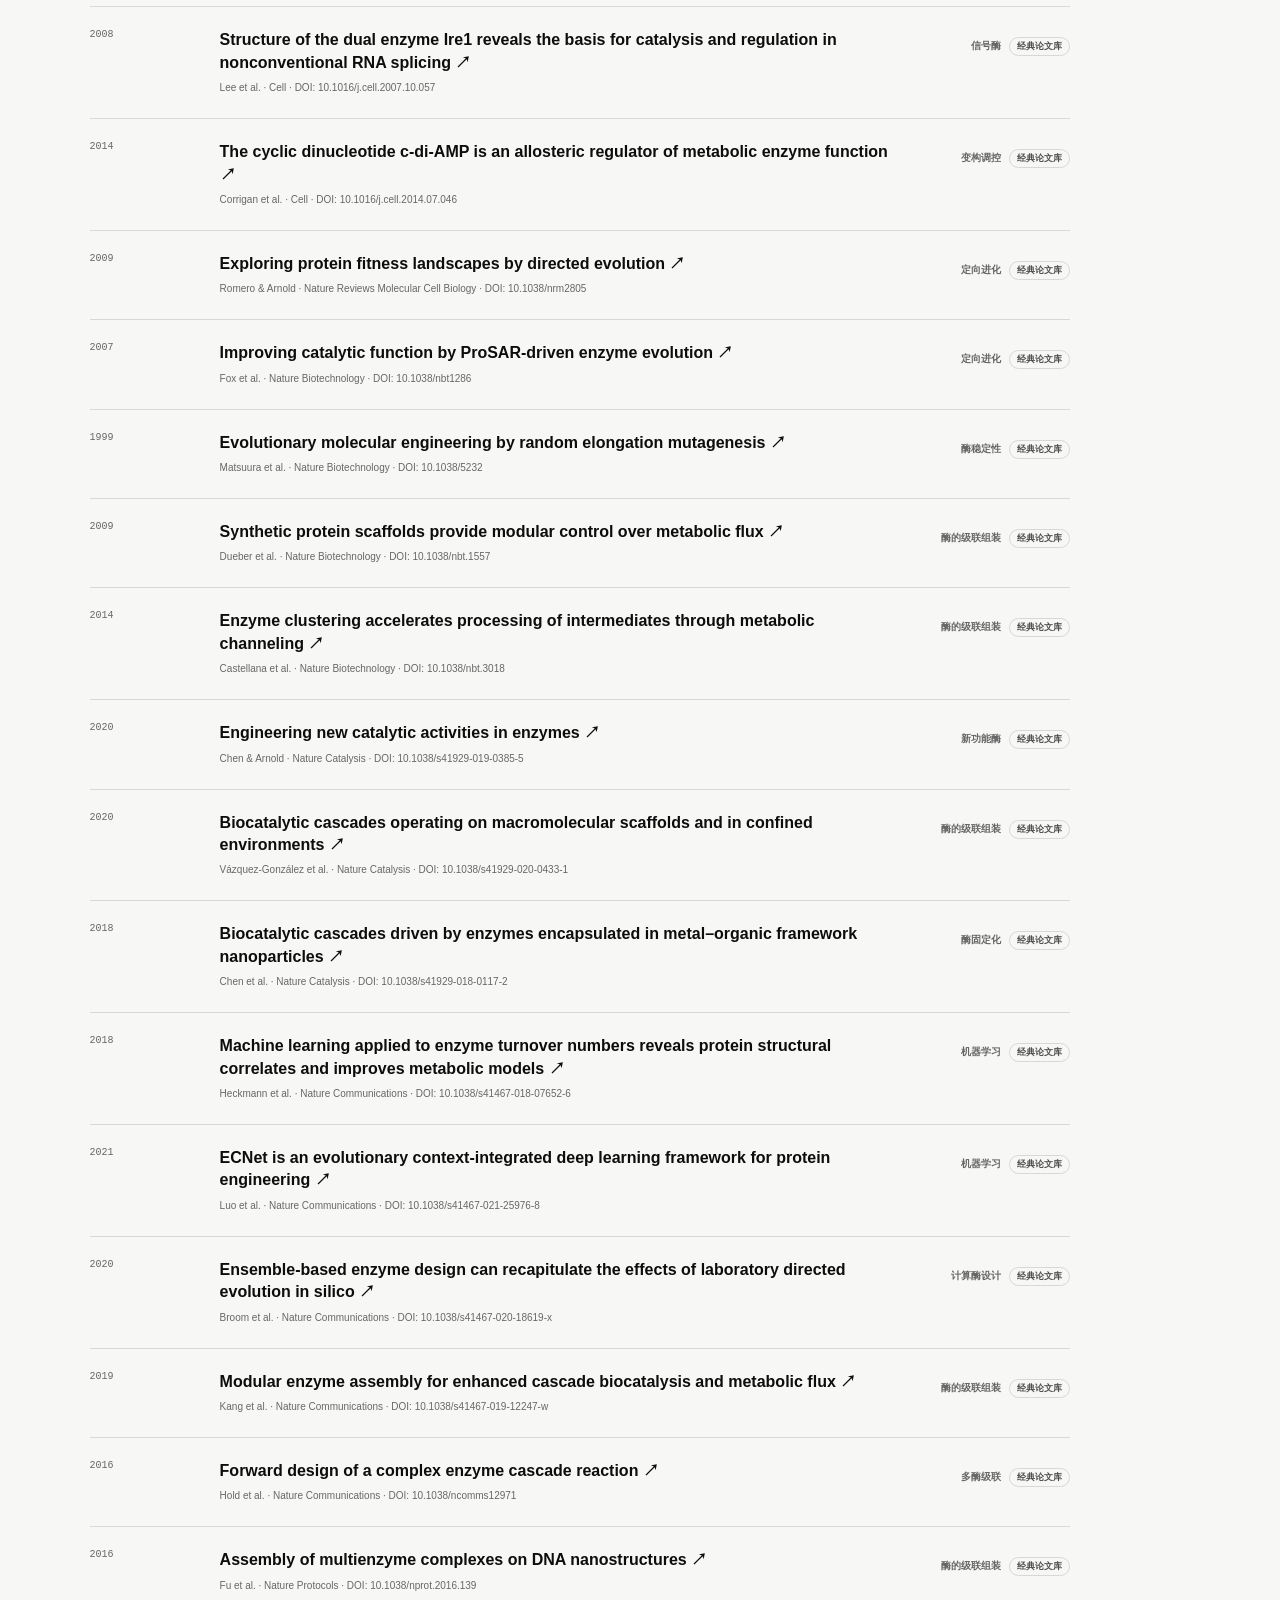
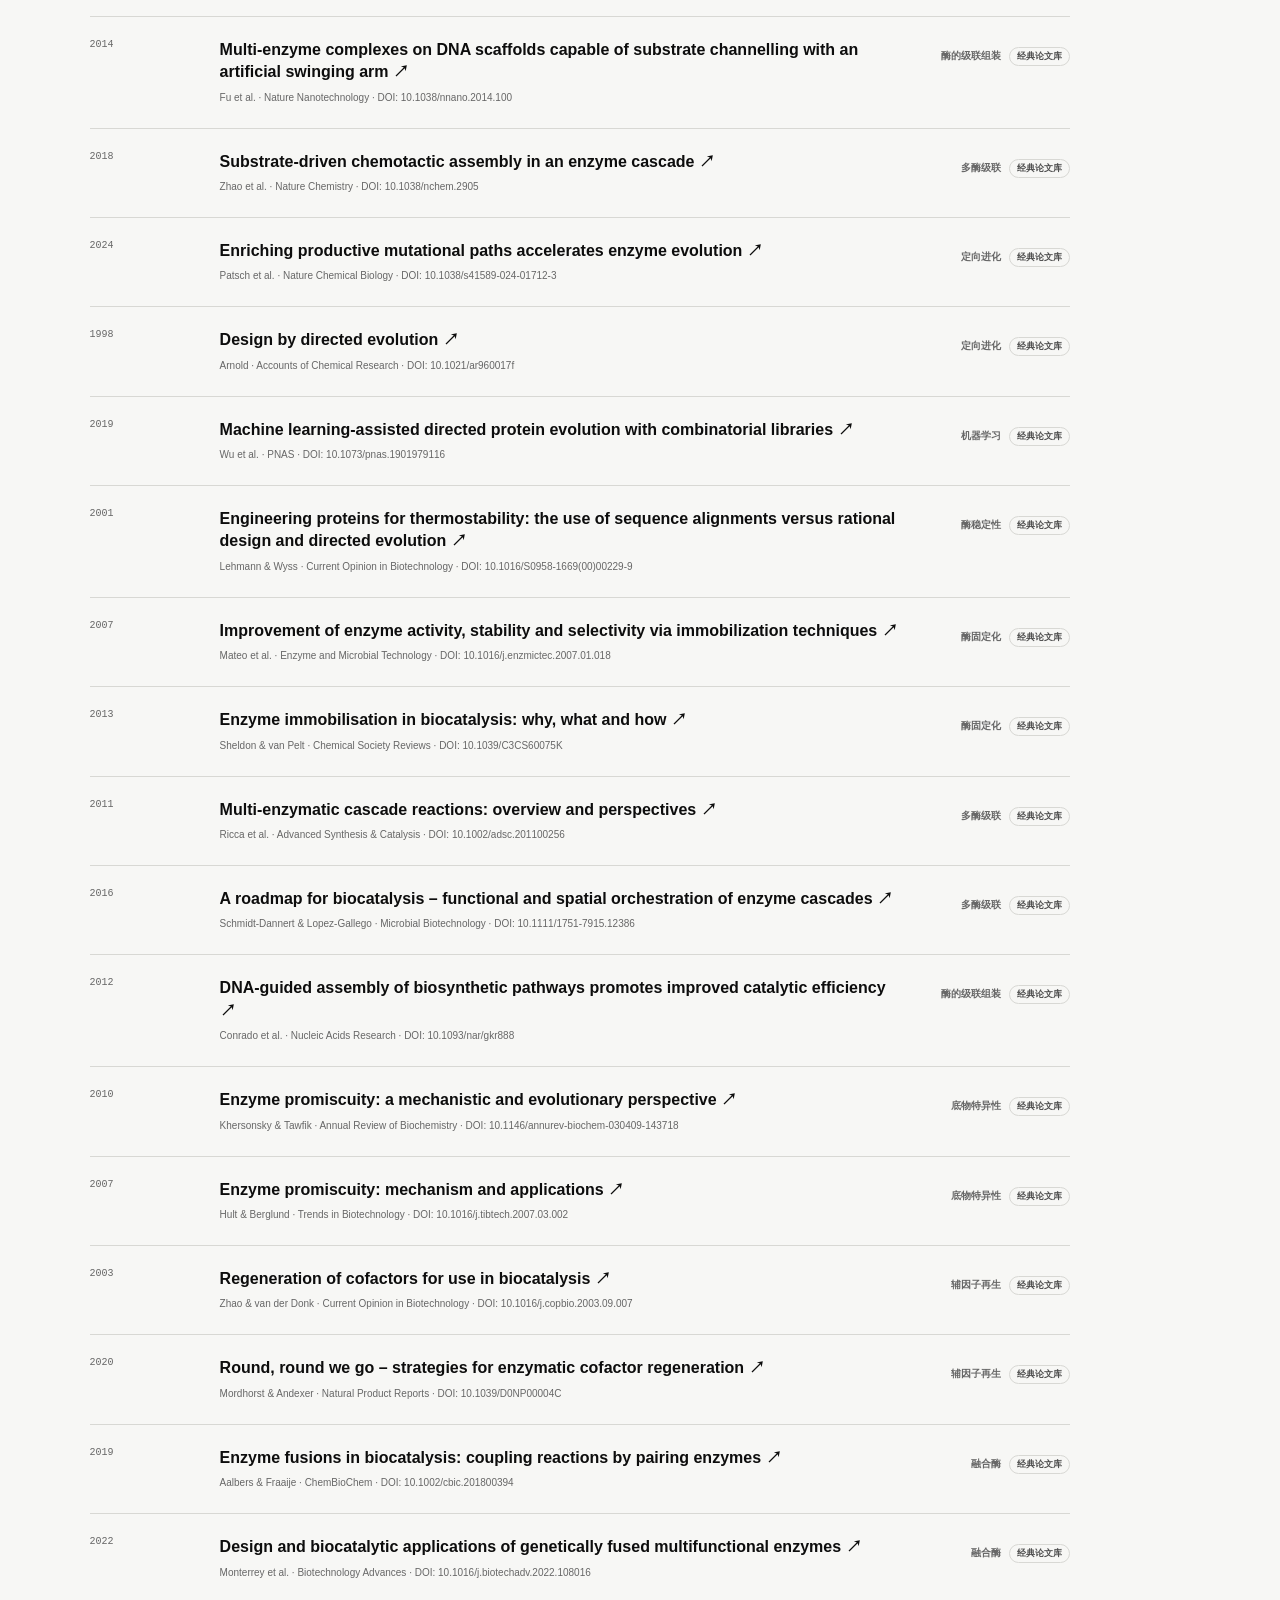
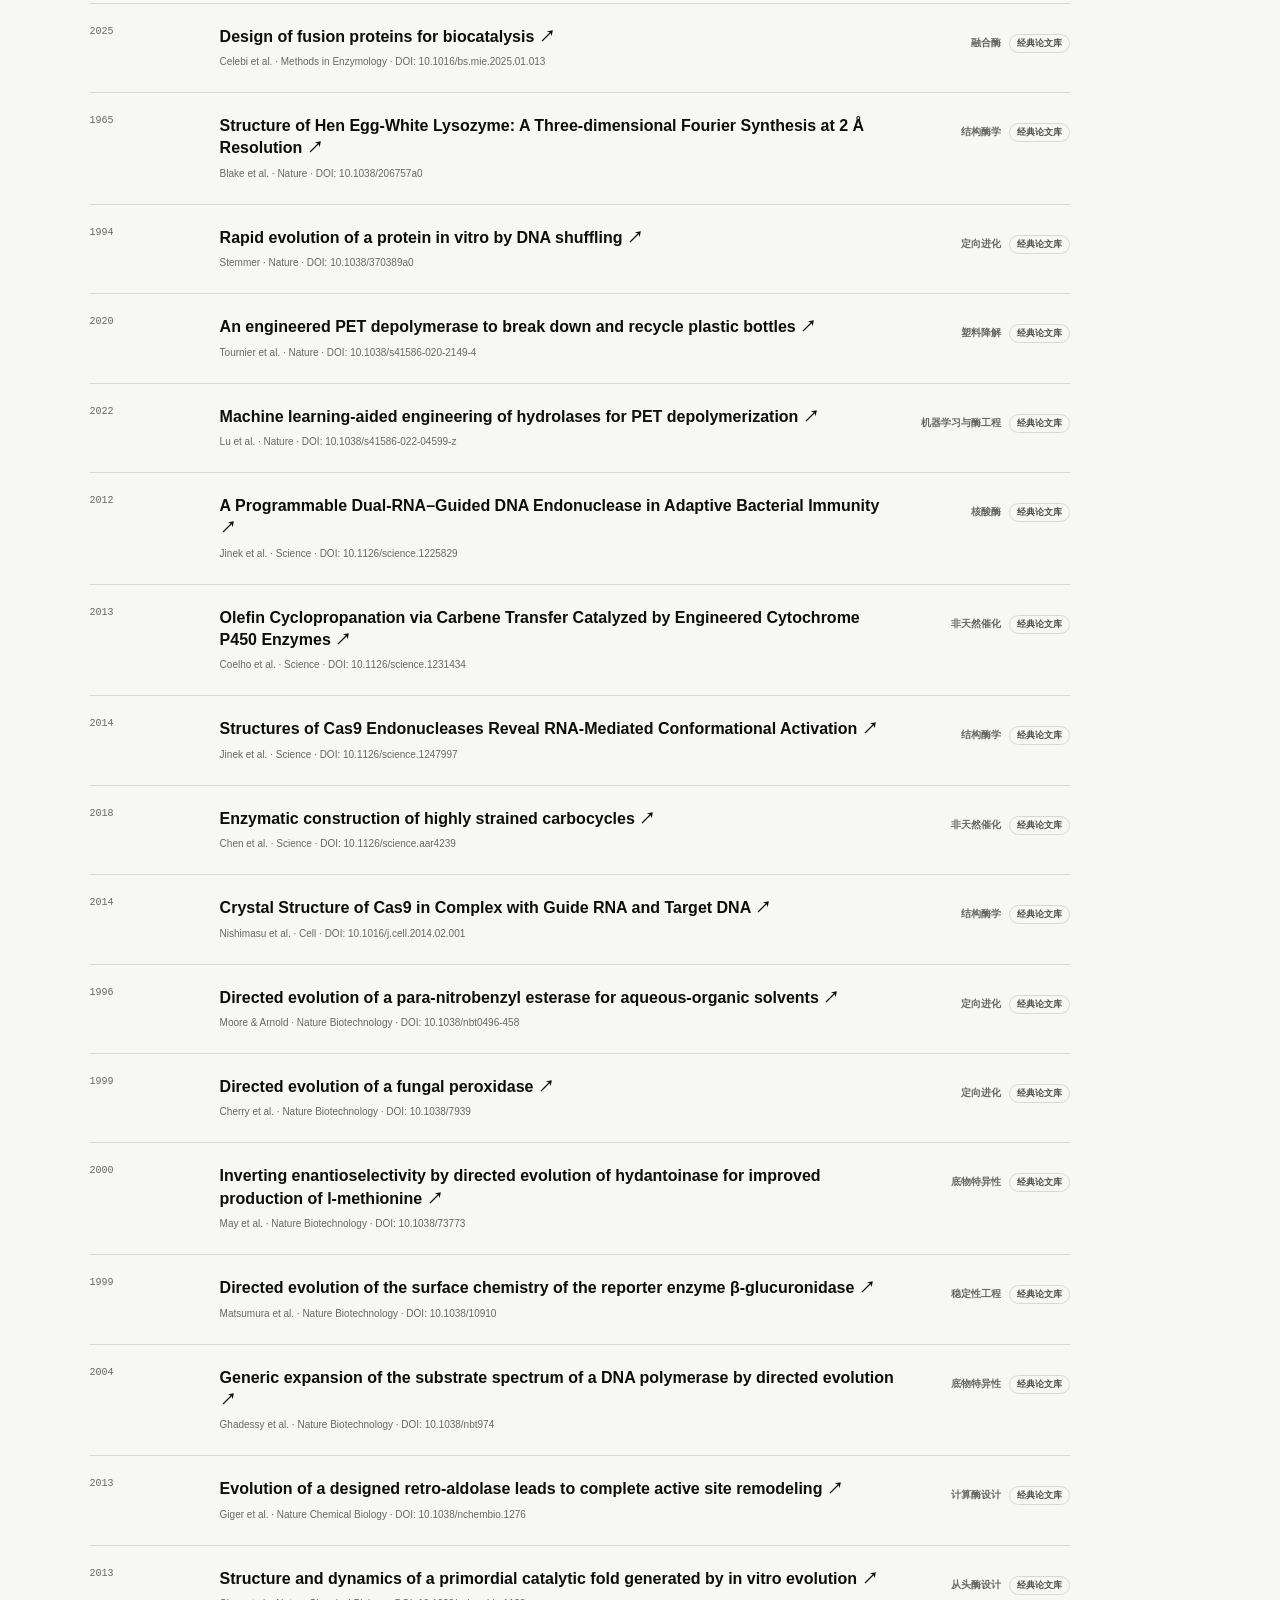
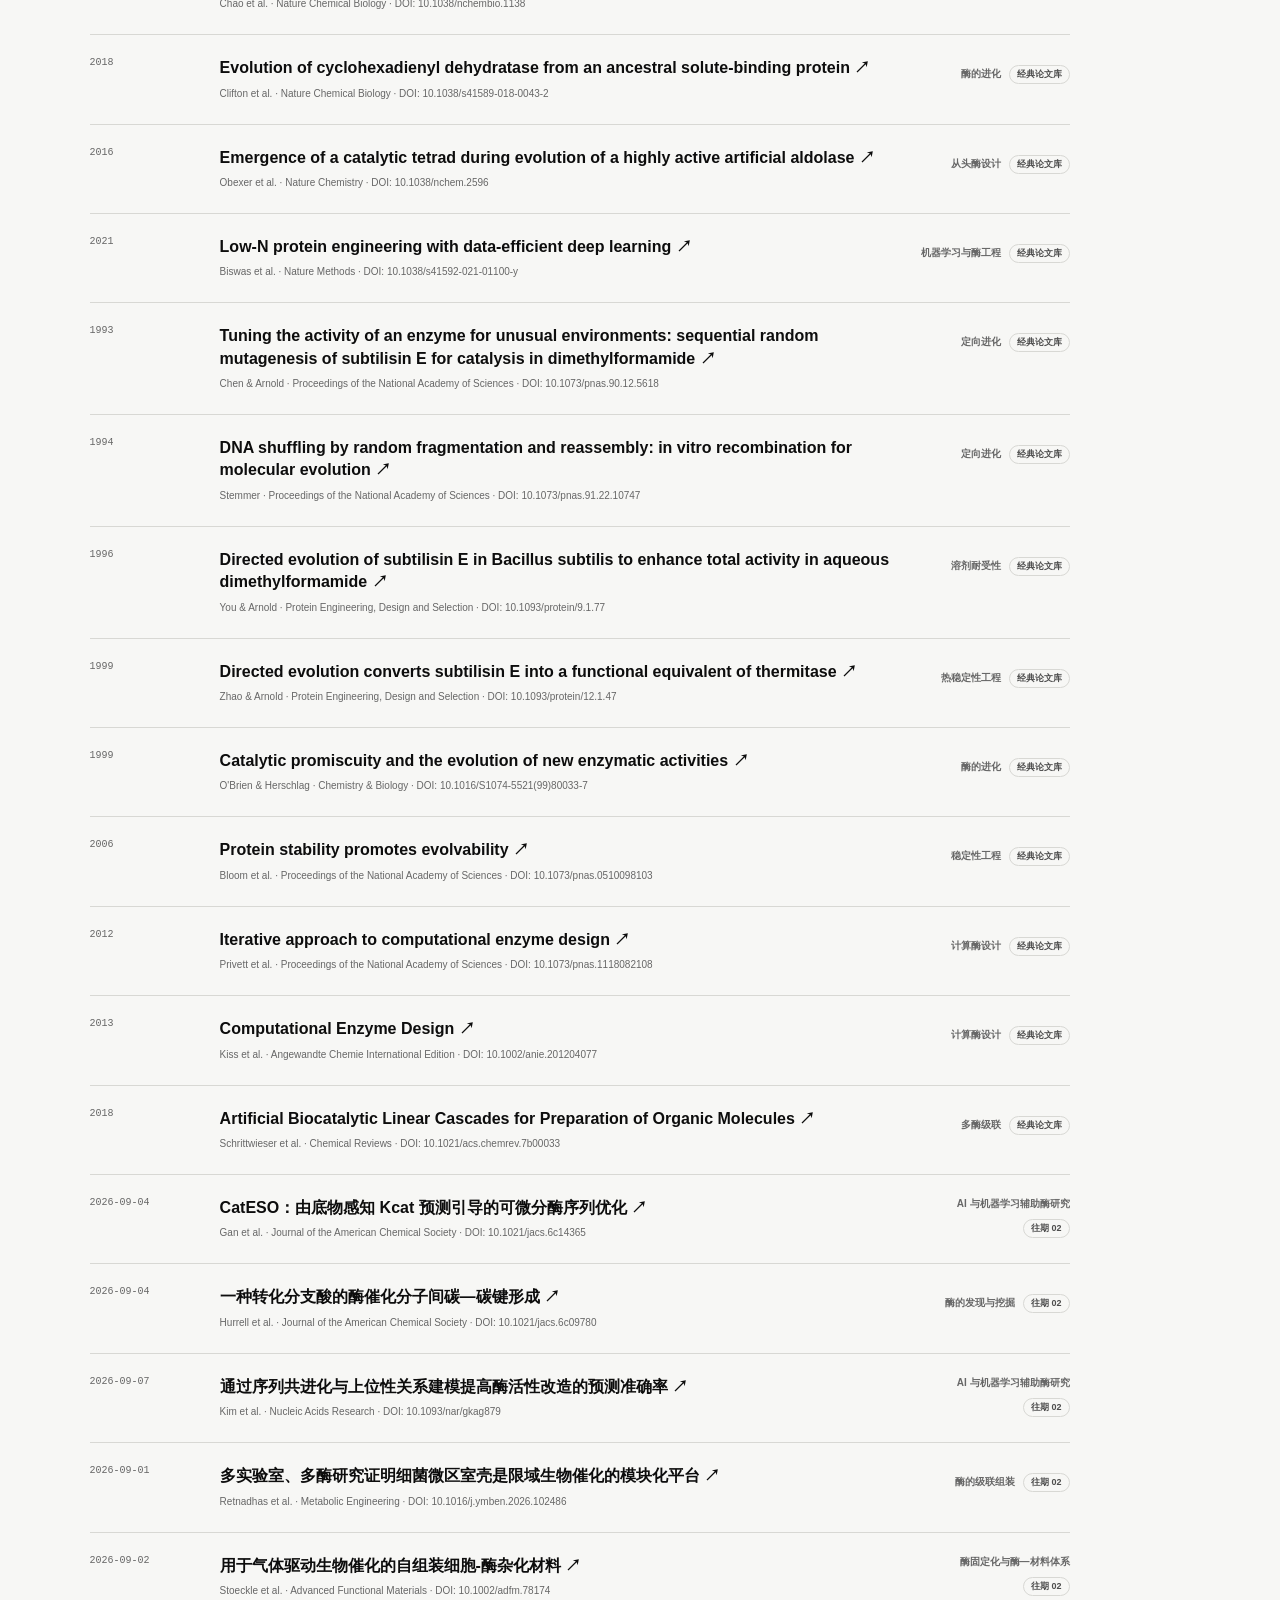
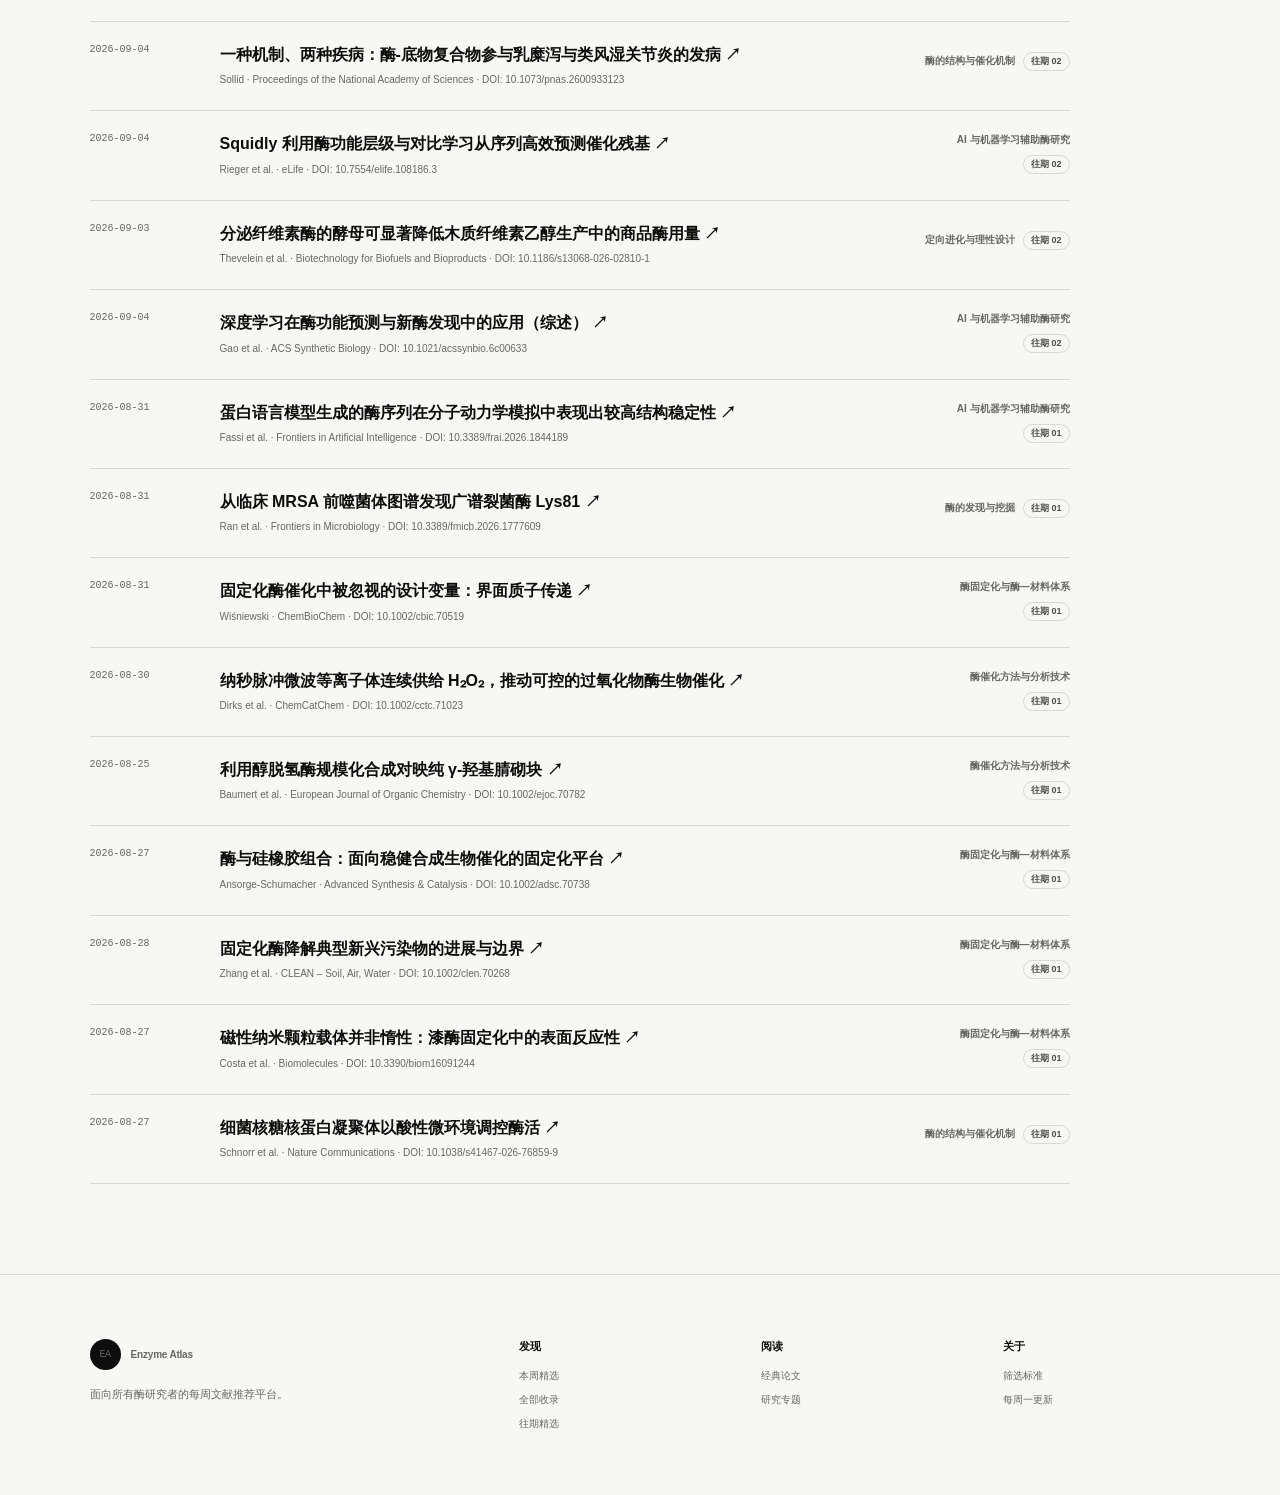
<file: search.html>
<!doctype html>
<html lang="zh-CN">
<head>
  <meta charset="UTF-8">
  <meta name="viewport" content="width=device-width, initial-scale=1.0">
  <meta name="description" content="在 Enzyme Atlas 已收录的真实 DOI 文献中精确搜索。">
  <title>搜索文献 | Enzyme Atlas</title>
  <link rel="icon" href="data:,">
<!-- ea-address:start -->
  <link rel="canonical" href="https://enzyme-atlas.github.io/enzyme-atlas/search.html" />
  <meta property="og:type" content="website" />
  <meta property="og:site_name" content="Enzyme Atlas" />
  <meta property="og:title" content="搜索文献 | Enzyme Atlas" />
  <meta property="og:description" content="在 Enzyme Atlas 已收录的真实 DOI 文献中精确搜索。" />
  <meta property="og:url" content="https://enzyme-atlas.github.io/enzyme-atlas/search.html" />
  <meta name="twitter:card" content="summary" />
<!-- ea-address:end -->
  <link rel="stylesheet" href="styles.css">
  <script src="i18n.js"></script>
</head>
<body data-page="search">
  <header class="topbar">
    <a class="brand" href="index.html" aria-label="Enzyme Atlas 首页" data-i18n-aria="brand_aria"><span class="brand-mark" aria-hidden="true">EA</span><span>Enzyme Atlas</span></a>
    <form class="site-search" action="search.html" role="search"><span class="search-icon" aria-hidden="true">⌕</span><input id="headerQuery" name="q" type="search" placeholder="搜索酶、EC 号、反应、底物、DOI 或作者" aria-label="全站文献搜索" data-i18n-placeholder="search_placeholder" data-i18n-aria="search_aria"><button data-i18n="search_button">搜索</button></form>
    <nav class="main-nav" aria-label="主导航" data-i18n-aria="nav_aria"><a href="index.html#latest" data-i18n="nav_home">本周精选</a><a href="index.html#all-papers" data-i18n="nav_all">全部收录</a><a href="archive.html" data-i18n="nav_editions">往期精选</a><a href="classics.html" data-i18n="nav_classics">经典论文</a><a href="topics.html" data-i18n="nav_topics">研究专题</a><a href="index.html#method" data-i18n="nav_method">筛选标准</a></nav>
    <div class="header-actions"><span class="lang-slot" data-lang-slot></span></div>
  </header>

  <main class="subpage-main search-page">
    <header class="subpage-hero"><div><p class="eyebrow" data-i18n="search_eyebrow">KNOWN-ITEM LOOKUP</p><h1 id="searchTitle" data-i18n="search_title">搜索文献</h1><p data-i18n="search_desc">在本站全部收录（本周精选、往期精选与经典论文库）中查找。搜索负责“找得到”，首页推荐负责“不会错过”。</p></div></header>
    <section class="subpage-content"><div class="search-workspace">
      <p class="purpose-note" data-i18n="search_purpose">覆盖本站全部收录记录，支持论文标题、作者、期刊、酶学主题、DOI 与方法关键词。搜索结果不会改变首页的公共推荐排序。</p>
      <form class="site-search" id="searchForm" role="search"><span class="search-icon" aria-hidden="true">⌕</span><input id="query" type="search" placeholder="例如：cascade、10.1038/…、定向进化" aria-label="输入文献搜索词" data-i18n-placeholder="search_input_placeholder" data-i18n-aria="search_input_aria"><button data-i18n="search_button">搜索</button></form>
      <p class="search-note" id="searchNote" data-i18n="search_idle_note">可搜索论文标题、作者、期刊、酶学主题、DOI 与方法关键词。</p>
      <section id="searchResults" aria-live="polite"></section>
    </div></section>
  </main>

  <footer class="site-footer"><div class="footer-brand"><a class="brand" href="index.html"><span class="brand-mark" aria-hidden="true">EA</span><span>Enzyme Atlas</span></a><p data-i18n="footer_desc">面向所有酶研究者的每周文献推荐平台。</p></div><div><strong data-i18n="footer_discover">发现</strong><a href="index.html#latest" data-i18n="nav_home">本周精选</a><a href="index.html#all-papers" data-i18n="nav_all">全部收录</a><a href="archive.html" data-i18n="nav_editions">往期精选</a></div><div><strong data-i18n="footer_reading">阅读</strong><a href="classics.html" data-i18n="nav_classics">经典论文</a><a href="topics.html" data-i18n="nav_topics">研究专题</a></div><div><strong data-i18n="footer_about">关于</strong><a href="index.html#method" data-i18n="nav_method">筛选标准</a><span data-i18n="footer_weekly">每周一更新</span></div></footer>
  <script src="search.js"></script>
</body>
</html>
</file>
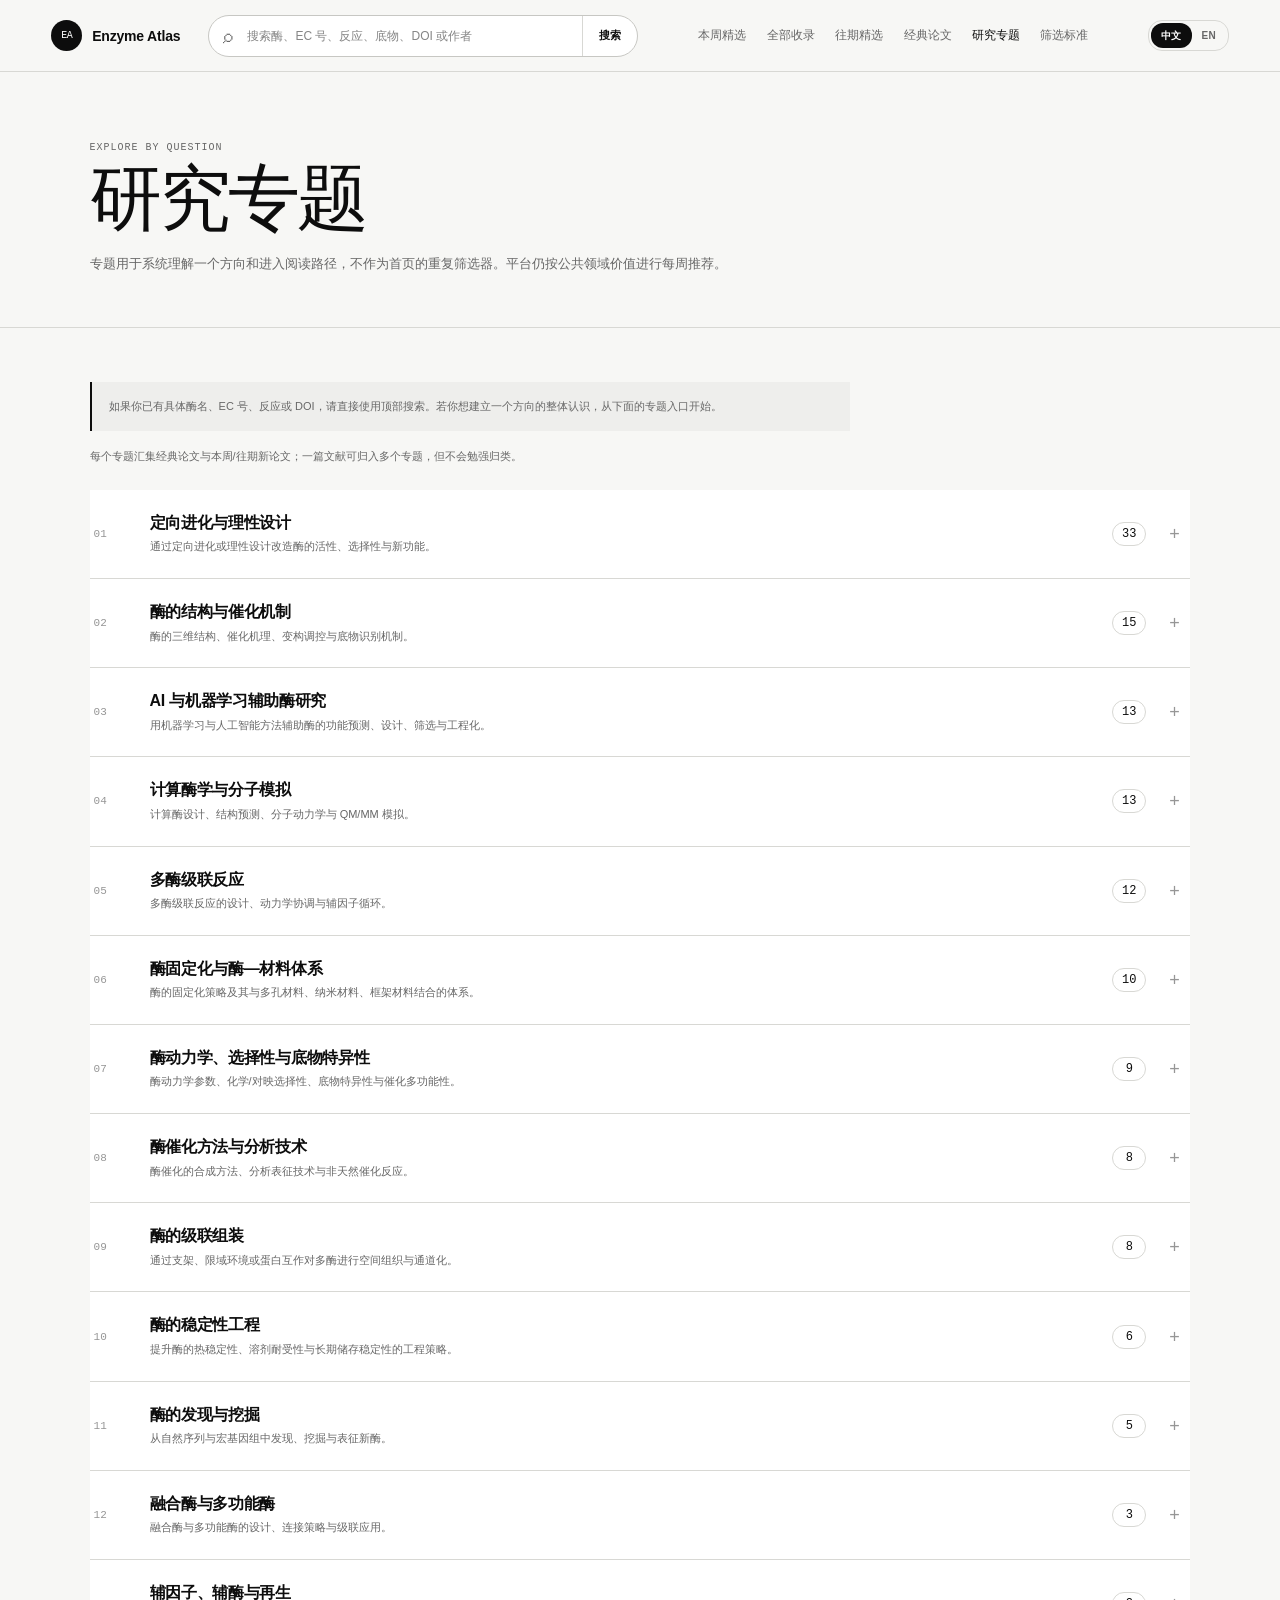
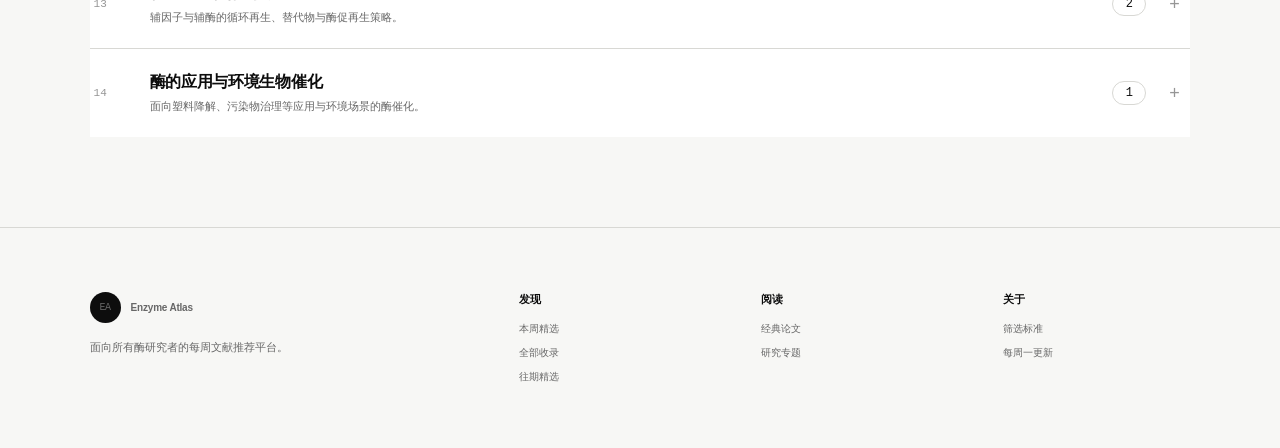
<file: topics.html>
<!doctype html>
<html lang="zh-CN">
<head>
  <meta charset="UTF-8">
  <meta name="viewport" content="width=device-width, initial-scale=1.0">
  <meta name="description" content="按研究问题浏览 Enzyme Atlas 的酶学专题入口。">
  <title>研究专题 | Enzyme Atlas</title>
  <link rel="icon" href="data:,">
<!-- ea-address:start -->
  <link rel="canonical" href="https://enzyme-atlas.github.io/enzyme-atlas/topics.html" />
  <meta property="og:type" content="website" />
  <meta property="og:site_name" content="Enzyme Atlas" />
  <meta property="og:title" content="研究专题 | Enzyme Atlas" />
  <meta property="og:description" content="按研究问题浏览 Enzyme Atlas 的酶学专题入口。" />
  <meta property="og:url" content="https://enzyme-atlas.github.io/enzyme-atlas/topics.html" />
  <meta name="twitter:card" content="summary" />
<!-- ea-address:end -->
  <link rel="stylesheet" href="styles.css">
  <script src="i18n.js"></script>
</head>
<body data-page="topics">
  <header class="topbar">
    <a class="brand" href="index.html" aria-label="Enzyme Atlas 首页" data-i18n-aria="brand_aria"><span class="brand-mark" aria-hidden="true">EA</span><span>Enzyme Atlas</span></a>
    <form class="site-search" action="search.html" role="search"><span class="search-icon" aria-hidden="true">⌕</span><input name="q" type="search" placeholder="搜索酶、EC 号、反应、底物、DOI 或作者" aria-label="全站文献搜索" data-i18n-placeholder="search_placeholder" data-i18n-aria="search_aria"><button data-i18n="search_button">搜索</button></form>
    <nav class="main-nav" aria-label="主导航" data-i18n-aria="nav_aria"><a href="index.html#latest" data-i18n="nav_home">本周精选</a><a href="index.html#all-papers" data-i18n="nav_all">全部收录</a><a href="archive.html" data-i18n="nav_editions">往期精选</a><a href="classics.html" data-i18n="nav_classics">经典论文</a><a class="active" href="topics.html" data-i18n="nav_topics">研究专题</a><a href="index.html#method" data-i18n="nav_method">筛选标准</a></nav>
    <div class="header-actions"><span class="lang-slot" data-lang-slot></span></div>
  </header>

  <main class="subpage-main topics-page">
    <header class="subpage-hero"><div><p class="eyebrow" data-i18n="topics_eyebrow">EXPLORE BY QUESTION</p><h1 data-i18n="topics_title">研究专题</h1><p data-i18n="topics_desc">专题用于系统理解一个方向和进入阅读路径，不作为首页的重复筛选器。平台仍按公共领域价值进行每周推荐。</p></div></header>
    <section class="subpage-content"><p class="purpose-note" data-i18n="topics_purpose">如果你已有具体酶名、EC 号、反应或 DOI，请直接使用顶部搜索。若你想建立一个方向的整体认识，从下面的专题入口开始。</p><p class="topics-note" data-i18n="topics_coverage">每个专题汇集经典论文与本周/往期新论文；一篇文献可归入多个专题，但不会勉强归类。</p><section class="topics-browser topic-list" id="topicsBrowser"></section></section>
  </main>

  <footer class="site-footer"><div class="footer-brand"><a class="brand" href="index.html"><span class="brand-mark" aria-hidden="true">EA</span><span>Enzyme Atlas</span></a><p data-i18n="footer_desc">面向所有酶研究者的每周文献推荐平台。</p></div><div><strong data-i18n="footer_discover">发现</strong><a href="index.html#latest" data-i18n="nav_home">本周精选</a><a href="index.html#all-papers" data-i18n="nav_all">全部收录</a><a href="archive.html" data-i18n="nav_editions">往期精选</a></div><div><strong data-i18n="footer_reading">阅读</strong><a href="classics.html" data-i18n="nav_classics">经典论文</a><a href="topics.html" data-i18n="nav_topics">研究专题</a></div><div><strong data-i18n="footer_about">关于</strong><a href="index.html#method" data-i18n="nav_method">筛选标准</a><span data-i18n="footer_weekly">每周一更新</span></div></footer>
  <script src="topics.js"></script>
</body>
</html>
</file>
<file: styles.css>
:root {
  --ink: #0d0d0d;
  --paper: #f7f7f5;
  --surface: #ffffff;
  --surface-soft: #eeeeec;
  --line: #d8d8d4;
  --line-dark: #2f2f2f;
  --muted: #676767;
  --subtle: #969696;
  --green: #0d0d0d;
  --lime: #0d0d0d;
  --orange: #0d0d0d;
  --max-width: 1440px;
}

* { box-sizing: border-box; }
html { scroll-behavior: smooth; }
body {
  margin: 0;
  background: var(--paper);
  color: var(--ink);
  font-family: "Segoe UI", "Microsoft YaHei", Arial, sans-serif;
  -webkit-font-smoothing: antialiased;
}
button, input, select { font: inherit; }
button { cursor: pointer; }
a { color: inherit; }
h1, h2, h3, p { margin-top: 0; }
:focus-visible { outline: 2px solid var(--ink); outline-offset: 3px; }

.topbar {
  min-height: 72px;
  padding: 11px clamp(20px, 4vw, 64px);
  display: grid;
  grid-template-columns: auto minmax(270px, 430px) 1fr auto;
  align-items: center;
  gap: clamp(16px, 2.2vw, 34px);
  border-bottom: 1px solid var(--line);
  background: rgba(247, 247, 245, .96);
  position: sticky;
  top: 0;
  z-index: 20;
  backdrop-filter: blur(14px);
}
.brand {
  display: inline-flex;
  align-items: center;
  gap: 10px;
  color: var(--ink);
  font-size: 14px;
  font-weight: 700;
  letter-spacing: -.2px;
  text-decoration: none;
  white-space: nowrap;
}
.brand-mark {
  width: 31px;
  height: 31px;
  display: grid;
  place-items: center;
  border-radius: 50%;
  background: var(--ink);
  color: #fff;
  font: 500 10px "DM Mono", monospace;
  letter-spacing: -.5px;
}
.site-search {
  height: 42px;
  display: grid;
  grid-template-columns: 36px minmax(0, 1fr) auto;
  align-items: center;
  border: 1px solid #c7c7c3;
  border-radius: 22px;
  background: var(--surface);
  overflow: hidden;
  transition: border-color .18s, box-shadow .18s;
}
.site-search:focus-within { border-color: var(--ink); box-shadow: 0 0 0 1px var(--ink); }
.search-icon, .site-search > span { padding-left: 14px; color: var(--muted); font-size: 19px; line-height: 1; }
.site-search input { width: 100%; min-width: 0; border: 0; outline: 0; background: transparent; color: var(--ink); font-size: 12px; }
.site-search input::placeholder { color: #858585; }
.site-search button { height: 100%; padding: 0 16px; border: 0; border-left: 1px solid var(--line); background: transparent; color: var(--ink); font-size: 11px; font-weight: 700; }
.site-search button:hover { background: var(--ink); color: #fff; }
.main-nav { display: flex; justify-content: center; gap: clamp(13px, 1.6vw, 25px); min-width: 0; }
.main-nav a { color: var(--muted); font-size: 12px; text-decoration: none; white-space: nowrap; }
.main-nav a.active, .main-nav a:hover { color: var(--ink); }
.header-actions { display: flex; align-items: center; gap: 9px; }
.icon-button { width: 37px; height: 37px; position: relative; border: 1px solid var(--line); border-radius: 50%; background: transparent; color: var(--ink); font-size: 19px; }
.icon-button:hover { border-color: var(--ink); }
.icon-button span { min-width: 16px; padding: 1px 4px; position: absolute; right: -3px; top: -5px; border: 2px solid var(--paper); border-radius: 10px; background: var(--ink); color: #fff; font: 9px "DM Mono", monospace; }
.primary-button { display: inline-flex; align-items: center; justify-content: center; gap: 8px; border: 1px solid var(--ink); border-radius: 22px; background: var(--ink); color: #fff; padding: 10px 17px; font-size: 11px; font-weight: 700; text-decoration: none; transition: opacity .18s, transform .18s; }
.primary-button:hover { opacity: .8; }
.primary-button span { font-size: 15px; line-height: 1; }
.primary-button.dark { background: var(--ink); color: #fff; }

.hero {
  height: 153px;
  min-height: 0;
  padding: 22px clamp(22px, 7vw, 112px);
  display: flex;
  align-items: center;
  justify-content: space-between;
  gap: 40px;
  border-bottom: 1px solid var(--line);
  background: var(--paper);
  overflow: hidden;
}
.hero-copy { min-width: 0; }
.eyebrow { margin: 0 0 9px; color: var(--muted); font: 500 10px "DM Mono", monospace; letter-spacing: 1px; text-transform: uppercase; }
.hero h1 { margin: 0 0 7px; font-size: clamp(25px, 2.8vw, 40px); line-height: 1.08; letter-spacing: -1.6px; font-weight: 500; white-space: nowrap; }
.hero-description { margin: 0; color: var(--muted); font-size: 12px; line-height: 1.5; }
.hero-button { flex: 0 0 auto; }

.edition-bar {
  min-height: 66px;
  padding: 13px clamp(22px, 5vw, 76px);
  display: grid;
  grid-template-columns: 1fr auto auto;
  align-items: center;
  gap: 36px;
  background: var(--ink);
  color: #fff;
}
.edition-bar > div { display: flex; align-items: center; gap: 14px; }
.edition-kicker { color: #a9a9a9; font: 9px "DM Mono", monospace; letter-spacing: 1px; }
.edition-bar strong { font-size: 12px; }
.edition-bar p { margin: 0; color: #c7c7c7; font-size: 11px; }
.edition-bar p strong { color: #fff; font-size: 18px; margin-right: 2px; }
.edition-bar p i { display: inline-block; width: 3px; height: 3px; margin: 0 12px 2px; border-radius: 50%; background: #777; }
.edition-bar a { color: #fff; font-size: 11px; font-weight: 700; text-decoration: none; }

.intent-strip {
  max-width: var(--max-width);
  margin: 0 auto;
  padding: 0 clamp(22px, 5vw, 76px);
  display: grid;
  grid-template-columns: repeat(3, 1fr);
  border-bottom: 1px solid var(--line);
}
.intent-strip > a { min-height: 96px; padding: 22px 20px; display: grid; grid-template-columns: auto 1fr auto; align-items: center; gap: 16px; border-right: 1px solid var(--line); text-decoration: none; }
.intent-strip > a:first-child { border-left: 1px solid var(--line); }
.intent-strip > a:hover { background: var(--surface); }
.intent-strip > a > span { color: var(--subtle); font: 10px "DM Mono", monospace; }
.intent-strip strong { display: block; margin-bottom: 4px; font-size: 13px; }
.intent-strip small { color: var(--muted); font-size: 11px; }
.intent-strip b { font-weight: 400; }

.section { max-width: var(--max-width); margin: 0 auto; padding: 88px clamp(22px, 7vw, 112px); }
.section-heading { margin-bottom: 34px; display: grid; grid-template-columns: minmax(300px, 1fr) minmax(230px, 390px) auto; align-items: end; gap: 36px; }
.section-heading h2, .classics-intro h2, .method-section h2 { margin: 0; font-size: clamp(32px, 3.5vw, 49px); line-height: 1.08; letter-spacing: -2px; font-weight: 500; }
.section-heading > p { max-width: 390px; margin: 0; color: var(--muted); font-size: 12px; line-height: 1.7; }
.arrow-link, .topic-page-link { color: var(--ink); font-size: 11px; font-weight: 700; text-decoration: none; white-space: nowrap; }
.arrow-link:hover, .topic-page-link:hover { text-decoration: underline; text-underline-offset: 5px; }

.feature-grid { display: grid; grid-template-columns: repeat(3, minmax(0, 1fr)); gap: 12px; }
.feature-card { min-height: 355px; padding: 25px; display: flex; flex-direction: column; border: 1px solid var(--line); border-radius: 3px; background: var(--surface); transition: transform .18s, box-shadow .18s; }
.feature-card:first-child { grid-column: span 2; background: var(--ink); color: #fff; border-color: var(--ink); }
.feature-card:hover { transform: translateY(-2px); box-shadow: 0 12px 28px rgba(0,0,0,.07); }
.card-meta { display: flex; justify-content: space-between; gap: 16px; color: var(--muted); font: 9px "DM Mono", monospace; }
.feature-card:first-child .card-meta { color: #aaa; }
.feature-card h3 { max-width: 720px; margin: 30px 0 12px; font-size: clamp(19px, 1.6vw, 25px); line-height: 1.3; letter-spacing: -.7px; font-weight: 600; }
.feature-card:first-child h3 { font-size: clamp(24px, 2.4vw, 36px); }
.card-summary { max-width: 730px; margin: 0 0 13px; color: #333; font-size: 12px; line-height: 1.7; }
.feature-card:first-child .card-summary { color: #e8e8e8; }
.card-why { max-width: 730px; margin: 0; color: var(--muted); font-size: 11px; line-height: 1.65; }
.card-why b { display: block; margin-bottom: 3px; color: var(--ink); font-size: 10px; }
.feature-card:first-child .card-why { color: #bdbdbd; }
.feature-card:first-child .card-why b { color: #fff; }
.card-labels, .row-labels { display: flex; flex-wrap: wrap; gap: 5px; margin: 12px 0; }
.recommend-label, .topic-label { padding: 4px 7px; border: 1px solid var(--line); border-radius: 12px; background: transparent; color: #4d4d4d; font-size: 9px; font-weight: 600; }
.feature-card:first-child .recommend-label { border-color: #444; color: #d8d8d8; }
.card-audience { margin: 0 0 15px; color: var(--muted); font-size: 10px; line-height: 1.5; }
.feature-card:first-child .card-audience { color: #999; }
.card-actions { margin-top: auto; display: flex; justify-content: space-between; align-items: center; gap: 16px; }
.read-link { padding: 0; border: 0; background: transparent; color: inherit; font-size: 11px; font-weight: 700; text-decoration: underline; text-underline-offset: 4px; }
.source-link { margin-left: 12px; color: inherit; font-size: 10px; font-weight: 600; text-decoration: none; }
.source-link:hover { text-decoration: underline; text-underline-offset: 4px; }
.save-btn { width: 33px; height: 33px; flex: 0 0 auto; border: 1px solid var(--line); border-radius: 50%; background: transparent; color: inherit; font-size: 15px; }
.feature-card:first-child .save-btn { border-color: #555; }
.save-btn.saved { background: var(--ink); color: #fff; border-color: var(--ink); }
.feature-card:first-child .save-btn.saved { background: #fff; color: var(--ink); border-color: #fff; }

.paper-section { max-width: none; background: var(--surface); }
.paper-section > * { max-width: calc(var(--max-width) - 224px); margin-left: auto; margin-right: auto; }
.result-count { padding: 13px 0; margin-bottom: 0; border-top: 1px solid var(--ink); color: var(--muted); font-size: 11px; }
.result-count strong { color: var(--ink); font-size: 18px; }
.paper-row { padding: 20px 0; display: grid; grid-template-columns: 96px minmax(0, 1fr) 70px 205px; align-items: start; gap: 21px; border-top: 1px solid var(--line); }
.paper-row:last-child { border-bottom: 1px solid var(--line); }
.paper-date { color: var(--muted); font: 10px "DM Mono", monospace; padding-top: 4px; }
.paper-title { display: inline-block; margin-bottom: 6px; color: var(--ink); font-size: 14px; font-weight: 650; line-height: 1.45; text-decoration: none; }
.paper-title:hover { text-decoration: underline; text-underline-offset: 4px; }
.paper-sub { color: var(--muted); font-size: 10px; line-height: 1.5; }
.row-labels { margin: 9px 0 0; }
.topic-label { border-color: #aaa; color: var(--ink); }
.paper-score { text-align: center; }
.paper-score b { display: block; font-size: 21px; font-weight: 500; }
.paper-score span { color: var(--muted); font-size: 9px; }
.read-state { display: flex; justify-content: flex-end; flex-wrap: wrap; gap: 5px; }
.action-button, .muted-button { padding: 6px 9px; border: 1px solid var(--line); border-radius: 14px; background: transparent; color: var(--ink); font-size: 9px; font-weight: 650; }
.action-button:hover, .action-button.active { border-color: var(--ink); background: var(--ink); color: #fff; }
.muted-button { color: var(--muted); }
.empty-state { padding: 30px 0; color: var(--muted); font-size: 12px; }

.observation-section { padding-top: 92px; }
.observation-grid { display: grid; grid-template-columns: repeat(3, 1fr); border-top: 1px solid var(--line); border-left: 1px solid var(--line); }
.observation-grid article { min-height: 186px; padding: 25px; border-right: 1px solid var(--line); border-bottom: 1px solid var(--line); background: var(--surface); }
.observation-grid span { color: var(--subtle); font: 10px "DM Mono", monospace; }
.observation-grid h3 { margin: 37px 0 10px; font-size: 16px; }
.observation-grid p { margin: 0; color: var(--muted); font-size: 11px; line-height: 1.75; }

.classics-section { max-width: none; display: grid; grid-template-columns: .9fr 1.1fr; gap: clamp(50px, 9vw, 140px); background: var(--surface-soft); }
.classics-section > *:first-child { margin-left: max(0px, calc((100vw - var(--max-width)) / 2 + 112px)); }
.classics-section > *:last-child { margin-right: max(0px, calc((100vw - var(--max-width)) / 2 + 112px)); }
.classics-intro p:not(.eyebrow) { max-width: 520px; margin: 20px 0 26px; color: var(--muted); font-size: 12px; line-height: 1.75; }
.reading-path > p { margin: 0 0 15px; color: var(--muted); font: 10px "DM Mono", monospace; text-transform: uppercase; }
.reading-path ol { margin: 0; padding: 0; list-style: none; border-top: 1px solid #bcbcb7; }
.reading-path li { padding: 18px 0; display: grid; grid-template-columns: 42px 1fr auto; align-items: center; gap: 10px; border-bottom: 1px solid #bcbcb7; }
.reading-path li span { color: var(--subtle); font: 10px "DM Mono", monospace; }
.reading-path li b { font-size: 13px; }
.reading-path li small { color: var(--muted); font-size: 10px; }
.topic-page-link { display: inline-block; margin-top: 20px; }

.method-section { display: grid; grid-template-columns: .75fr 1.25fr; gap: clamp(50px, 8vw, 120px); background: var(--ink); color: #fff; max-width: none; }
.method-section > *:first-child { margin-left: max(0px, calc((100vw - var(--max-width)) / 2 + 112px)); }
.method-section > *:last-child { margin-right: max(0px, calc((100vw - var(--max-width)) / 2 + 112px)); }
.method-section .eyebrow { color: #999; }
.method-intro > p:not(.eyebrow) { margin: 18px 0 28px; color: #b8b8b8; font-size: 12px; line-height: 1.7; }
.method-facts { margin: 0; border-top: 1px solid #333; }
.method-facts div { padding: 11px 0; display: flex; justify-content: space-between; border-bottom: 1px solid #333; }
.method-facts dt { color: #999; font-size: 10px; }
.method-facts dd { margin: 0; color: #fff; font-size: 10px; font-weight: 700; }
.principles { display: grid; grid-template-columns: 1fr 1fr; border-top: 1px solid var(--line-dark); border-left: 1px solid var(--line-dark); }
.principles article { min-height: 150px; padding: 21px; border-right: 1px solid var(--line-dark); border-bottom: 1px solid var(--line-dark); }
.principles span { color: #888; font: 10px "DM Mono", monospace; }
.principles h3 { margin: 26px 0 8px; font-size: 15px; }
.principles p { margin: 0; color: #aaa; font-size: 11px; line-height: 1.7; }

.site-footer { padding: 64px clamp(22px, 7vw, 112px); display: grid; grid-template-columns: 2fr repeat(3, 1fr); gap: 55px; border-top: 1px solid var(--line); background: var(--paper); }
.site-footer .footer-brand p { max-width: 280px; margin: 16px 0 0; color: var(--muted); font-size: 11px; line-height: 1.6; }
.site-footer > div:not(.footer-brand) { display: flex; flex-direction: column; align-items: flex-start; gap: 10px; }
.site-footer strong { margin-bottom: 5px; font-size: 11px; }
.site-footer a, .site-footer span { color: var(--muted); font-size: 10px; text-decoration: none; }
.site-footer a:hover { color: var(--ink); text-decoration: underline; text-underline-offset: 4px; }

dialog { width: min(760px, calc(100vw - 30px)); max-height: calc(100vh - 40px); padding: 0; border: 1px solid var(--line); border-radius: 7px; box-shadow: 0 30px 80px rgba(0,0,0,.25); background: var(--surface); color: var(--ink); }
dialog::backdrop { background: rgba(0,0,0,.7); }
.dialog-close { position: absolute; right: 14px; top: 10px; z-index: 2; border: 0; background: transparent; color: var(--ink); font-size: 26px; }
.modal-copy { padding: 42px; }
.modal-copy h2 { margin-bottom: 12px; font-size: 30px; line-height: 1.2; letter-spacing: -1px; }
.modal-copy > p:not(.eyebrow) { color: var(--muted); font-size: 12px; line-height: 1.7; }
.modal-copy label { display: block; margin: 22px 0 12px; font-size: 11px; font-weight: 700; }
.modal-copy input { width: 100%; display: block; margin-top: 8px; padding: 12px; border: 1px solid var(--line); border-radius: 4px; }
.detail-meta { margin: 17px 0; color: var(--muted); font: 10px/1.65 "DM Mono", monospace; }
.quick-grid { display: grid; grid-template-columns: 1fr 1fr; margin: 20px 0; border-top: 1px solid var(--line); border-left: 1px solid var(--line); }
.quick-grid > div { padding: 16px; border-right: 1px solid var(--line); border-bottom: 1px solid var(--line); }
.quick-grid h3 { margin: 0 0 7px; font-size: 11px; }
.quick-grid p { margin: 0; color: var(--muted); font-size: 11px; line-height: 1.7; }
.verification-note { margin: -2px 0 20px; padding: 12px 14px; border-left: 2px solid var(--ink); background: var(--surface-soft); color: var(--muted); font-size: 10px; line-height: 1.65; }
.verification-note b { display: block; margin-bottom: 3px; color: var(--ink); }
.detail-actions { display: flex; align-items: center; flex-wrap: wrap; gap: 7px; }
.form-note { margin-top: 13px !important; color: var(--ink) !important; font-weight: 700; }
.export-button { margin-bottom: 18px; padding: 9px 12px; border: 1px solid var(--ink); border-radius: 18px; background: var(--ink); color: #fff; font-size: 10px; font-weight: 700; }
.reading-section { padding: 14px 0; border-top: 1px solid var(--line); }
.reading-section h3 { margin: 0 0 8px; font-size: 12px; }
.reading-section h3 small, .reading-section > p { color: var(--muted); }
.saved-item { padding: 13px 0; display: flex; justify-content: space-between; gap: 15px; border-top: 1px solid var(--line); font-size: 11px; }
.saved-item small { display: block; margin-top: 4px; color: var(--muted); font-size: 9px; }
.saved-item a { margin-right: 7px; font-size: 10px; font-weight: 700; text-decoration: none; }
.saved-item button { border: 0; background: transparent; color: var(--muted); font-size: 10px; }

/* Shared subpage design */
.subpage-main { min-height: calc(100vh - 72px); }
.subpage-hero { padding: 70px clamp(22px, 7vw, 112px) 52px; border-bottom: 1px solid var(--line); }
.subpage-hero > div { max-width: 850px; }
.subpage-hero h1 { margin: 0 0 18px; font-size: clamp(42px, 6vw, 72px); line-height: 1; letter-spacing: -3px; font-weight: 500; }
.subpage-hero p:not(.eyebrow) { max-width: 700px; margin: 0; color: var(--muted); font-size: 13px; line-height: 1.8; }
.subpage-content { padding: 54px clamp(22px, 7vw, 112px) 90px; }
.purpose-note { max-width: 760px; margin: 0 0 28px; padding: 15px 17px; border-left: 2px solid var(--ink); background: var(--surface-soft); color: var(--muted); font-size: 11px; line-height: 1.7; }

.search-page .search-workspace { max-width: 980px; }
.search-page .site-search { width: 100%; max-width: 760px; height: 52px; margin-bottom: 18px; border-radius: 27px; }
.search-page .site-search button { padding: 0 23px; }
.search-note { margin-bottom: 25px; color: var(--muted); font-size: 11px; }
.search-row { padding: 22px 0; display: grid; grid-template-columns: 110px minmax(0, 1fr) 150px; gap: 20px; border-top: 1px solid var(--line); }
.search-row:last-child { border-bottom: 1px solid var(--line); }
.search-row small { color: var(--muted); font: 10px "DM Mono", monospace; }
.search-row h2 { margin: 0 0 6px; font-size: 16px; line-height: 1.4; }
.search-row h2 a { text-decoration: none; }
.search-row h2 a:hover { text-decoration: underline; text-underline-offset: 4px; }
.search-row p { margin: 0; color: var(--muted); font-size: 10px; line-height: 1.6; }
.search-row > span { color: var(--muted); font-size: 10px; font-weight: 700; text-align: right; }
.search-scope { display: inline-block; margin: 8px 0 0 8px; padding: 2px 7px; border: 1px solid var(--line); border-radius: 10px; color: #4d4d4d; font-size: 9px; font-weight: 600; font-style: normal; }

.classic-rule { display: flex; flex-wrap: wrap; gap: 7px; margin-top: 26px; }
.classic-rule span { padding: 6px 9px; border: 1px solid var(--line); border-radius: 14px; color: var(--muted); font-size: 9px; font-weight: 700; }
.classic-source-stats { display: grid; grid-template-columns: repeat(5, 1fr); margin: 24px 0 30px; border: 1px solid var(--line); border-right: 0; }
.classic-source-stat { min-height: 88px; padding: 18px; display: flex; flex-direction: column; justify-content: space-between; border-right: 1px solid var(--line); background: var(--surface); }
.classic-source-stat strong { font-size: 26px; line-height: 1; letter-spacing: -1.5px; }
.classic-source-stat span { color: var(--muted); font: 9px "DM Mono", monospace; }
.classic-toolbar { margin-bottom: 18px; display: flex; align-items: flex-end; justify-content: space-between; gap: 24px; }
.toolbar-label { display: block; margin-bottom: 7px; color: var(--ink); font-size: 10px; font-weight: 750; }
.classic-count { margin: 0; color: var(--muted); font-size: 11px; }
.classic-count strong { color: var(--ink); font-size: 18px; }
.classic-filters { display: flex; flex-wrap: wrap; justify-content: flex-end; gap: 6px; }
.classic-filter { min-height: 34px; padding: 7px 11px; border: 1px solid var(--line); border-radius: 2px; background: transparent; color: var(--muted); font-size: 9px; font-weight: 700; cursor: pointer; }
.classic-filter:hover { border-color: var(--ink); color: var(--ink); }
.classic-filter.active { border-color: var(--ink); background: var(--ink); color: #fff; }
.classic-grid { display: grid; grid-template-columns: repeat(3, 1fr); gap: 12px; }
.classic-card { min-height: 315px; padding: 24px; display: flex; flex-direction: column; border: 1px solid var(--line); border-radius: 3px; background: var(--surface); }
.classic-card:nth-child(6n+1) { background: var(--ink); color: #fff; border-color: var(--ink); }
.classic-meta { display: flex; justify-content: space-between; color: var(--muted); font: 9px "DM Mono", monospace; }
.classic-card:nth-child(6n+1) .classic-meta, .classic-card:nth-child(6n+1) .classic-note { color: #aaa; }
.classic-badges { display: flex; flex-wrap: wrap; gap: 6px; margin-top: 14px; }
.classic-badges span { padding: 4px 6px; border: 1px solid var(--line); border-radius: 2px; color: var(--muted); font: 8px "DM Mono", monospace; }
.classic-card:nth-child(6n+1) .classic-badges span { border-color: #444; color: #bbb; }
.classic-badges .source-badge { border-color: #9b1c31; color: #9b1c31; }
.classic-card h2 { margin: 22px 0 12px; font-size: 18px; line-height: 1.4; letter-spacing: -.4px; }
.classic-note { margin: 0; color: var(--muted); font-size: 11px; line-height: 1.7; }
.classic-bottom { margin-top: auto; padding-top: 14px; border-top: 1px solid var(--line); }
.classic-card:nth-child(6n+1) .classic-bottom { border-color: #444; }
.classic-citation { color: var(--muted); font-size: 10px; line-height: 1.6; }
.classic-card:nth-child(6n+1) .classic-citation { color: #aaa; }
.classic-bottom a { display: inline-block; margin-top: 12px; font-size: 10px; font-weight: 700; text-decoration: underline; text-underline-offset: 4px; }

.topics-browser { display: grid; grid-template-columns: repeat(3, 1fr); border-top: 1px solid var(--line); border-left: 1px solid var(--line); }
.topics-browser a { min-height: 166px; padding: 23px; display: flex; flex-direction: column; justify-content: space-between; border-right: 1px solid var(--line); border-bottom: 1px solid var(--line); background: var(--surface); color: var(--ink); text-decoration: none; }
.topics-browser a:hover { background: var(--ink); color: #fff; }
.topics-browser small { color: var(--subtle); font: 10px "DM Mono", monospace; }
.topics-browser h2 { max-width: 280px; margin: 33px 0 0; font-size: 16px; line-height: 1.4; letter-spacing: -.3px; }

/* Research topics: aggregated, expandable topic cards */
.topics-note { max-width: 760px; margin: -12px 0 24px; color: var(--muted); font-size: 11px; line-height: 1.7; }
.topics-browser.topic-list { display: block; border: none; }
.topics-browser.topic-list .topic-card { border-top: 1px solid var(--line); }
.topics-browser.topic-list .topic-card:first-child { border-top: none; }
.topic-card { background: var(--surface); }
.topic-card-head { width: 100%; display: grid; grid-template-columns: 40px 1fr auto 24px; align-items: center; gap: 16px; padding: 22px 4px; background: transparent; border: none; cursor: pointer; text-align: left; }
.topic-card-head:hover { background: var(--surface-soft); }
.topic-card-head small { color: var(--subtle); font: 11px "DM Mono", monospace; }
.topic-card-title h2 { margin: 0 0 5px; font-size: 16px; line-height: 1.35; letter-spacing: -.3px; color: var(--ink); }
.topic-card-title p { margin: 0; color: var(--muted); font-size: 11px; line-height: 1.6; }
.topic-card-count { min-width: 34px; padding: 4px 9px; border: 1px solid var(--line); border-radius: 14px; color: var(--ink); font: 12px "DM Mono", monospace; text-align: center; }
.topic-card-chevron { font-size: 18px; color: var(--subtle); text-align: center; line-height: 1; }
.topic-card.open .topic-card-chevron { color: var(--ink); }
.topic-card-body { padding: 0 4px 24px 56px; }
.topic-group { margin-bottom: 20px; }
.topic-group h4 { margin: 0 0 10px; font-size: 11px; font-weight: 700; letter-spacing: .5px; text-transform: uppercase; color: var(--subtle); }
.topic-item-list { list-style: none; margin: 0; padding: 0; }
.topic-item { display: flex; gap: 14px; padding: 11px 0; border-bottom: 1px solid var(--line); }
.topic-item:last-child { border-bottom: none; }
.topic-item-year { flex: 0 0 86px; color: var(--subtle); font: 11px "DM Mono", monospace; }
.topic-item-main { display: flex; flex-direction: column; gap: 3px; min-width: 0; }
.topic-item-main a { font-size: 13px; line-height: 1.5; color: var(--ink); text-decoration: none; }
.topic-item-main a:hover { text-decoration: underline; text-underline-offset: 3px; }
.topic-item-meta { color: var(--muted); font-size: 11px; }
.topic-empty { color: var(--muted); font-size: 12px; }

@media (max-width: 1240px) {
  .topbar { grid-template-columns: auto minmax(260px, 1fr) auto; }
  .main-nav { grid-column: 1 / -1; grid-row: 2; justify-content: flex-start; padding-top: 2px; }
  .section, .subpage-content { padding-left: 54px; padding-right: 54px; }
  .classics-section > *:first-child, .method-section > *:first-child { margin-left: 0; }
  .classics-section > *:last-child, .method-section > *:last-child { margin-right: 0; }
  .paper-section > * { max-width: none; }
}

@media (max-width: 900px) {
  .section-heading { grid-template-columns: 1fr auto; }
  .section-heading > p { grid-column: 1 / -1; grid-row: 2; }
  .feature-grid { grid-template-columns: 1fr 1fr; }
  .feature-card:first-child { grid-column: span 2; }
  .paper-row { grid-template-columns: 82px 1fr 65px; }
  .read-state { grid-column: 2 / 4; justify-content: flex-start; }
  .classics-section, .method-section { grid-template-columns: 1fr; gap: 48px; }
  .classic-grid { grid-template-columns: 1fr 1fr; }
  .classic-source-stats { grid-template-columns: repeat(3, 1fr); border-bottom: 0; }
  .classic-source-stat { border-bottom: 1px solid var(--line); }
  .classic-toolbar { align-items: flex-start; flex-direction: column; }
  .classic-filters { justify-content: flex-start; }
}

@media (max-width: 760px) {
  .topbar { padding: 10px 18px; grid-template-columns: 1fr auto; gap: 9px 14px; }
  .site-search { grid-column: 1 / -1; grid-row: 2; }
  .main-nav { grid-row: 3; overflow-x: auto; padding-bottom: 3px; scrollbar-width: none; }
  .header-actions { grid-column: 2; grid-row: 1; }
  .hero { height: auto; min-height: 173px; padding: 23px 20px; align-items: flex-start; flex-direction: column; justify-content: center; gap: 14px; }
  .hero h1 { font-size: 27px; white-space: normal; }
  .hero-description { font-size: 11px; }
  .hero-button { padding: 8px 13px; }
  .edition-bar { grid-template-columns: 1fr auto; gap: 10px; }
  .edition-bar p { grid-column: 1 / -1; grid-row: 2; }
  .edition-bar > div { align-items: flex-start; flex-direction: column; gap: 4px; }
  .intent-strip { grid-template-columns: 1fr; padding: 0 20px; }
  .intent-strip > a { min-height: 78px; border-left: 1px solid var(--line); }
  .section, .subpage-content { padding: 65px 20px; }
  .section-heading { display: flex; align-items: flex-start; flex-direction: column; gap: 15px; }
  .section-heading h2, .classics-intro h2, .method-section h2 { font-size: 35px; }
  .feature-grid { grid-template-columns: 1fr; }
  .feature-card:first-child { grid-column: auto; }
  .feature-card, .feature-card:first-child { min-height: 340px; }
  .feature-card:first-child h3 { font-size: 23px; }
  .paper-row { grid-template-columns: 1fr auto; gap: 12px; }
  .paper-date { grid-column: 1 / -1; }
  .paper-score { grid-column: 2; grid-row: 2; }
  .read-state { grid-column: 1 / -1; }
  .observation-grid, .quick-grid { grid-template-columns: 1fr; }
  .classics-section, .method-section { padding-left: 20px; padding-right: 20px; }
  .reading-path li { grid-template-columns: 34px 1fr; }
  .reading-path li small { grid-column: 2; }
  .principles { grid-template-columns: 1fr; }
  .site-footer { padding: 50px 20px; grid-template-columns: 1fr 1fr; gap: 36px 24px; }
  .footer-brand { grid-column: 1 / -1; }
  .modal-copy { padding: 36px 22px; }
  .subpage-hero { padding: 52px 20px 40px; }
  .subpage-hero h1 { font-size: 44px; letter-spacing: -2px; }
  .classic-grid, .topics-browser { grid-template-columns: 1fr; }
  .classic-source-stats { grid-template-columns: 1fr 1fr; }
  .search-row { grid-template-columns: 78px 1fr; }
  .search-row > span { grid-column: 2; text-align: left; }
}

@media (prefers-reduced-motion: reduce) {
  html { scroll-behavior: auto; }
  *, *::before, *::after { transition: none !important; }
}

/* ---------------------------------------------------------------
   Bilingual switch + edition archive (added with the i18n release)
   --------------------------------------------------------------- */
.lang-slot { display: inline-flex; align-items: center; }
.lang-switch { display: inline-flex; padding: 2px; border: 1px solid var(--line); border-radius: 14px; background: transparent; }
.lang-option { min-height: 25px; padding: 3px 10px; border: 0; border-radius: 12px; background: transparent; color: var(--muted); font-size: 10px; font-weight: 750; letter-spacing: .2px; }
.lang-option:hover { color: var(--ink); }
.lang-option.active { background: var(--ink); color: #fff; }

.editions-section { max-width: none; background: var(--surface); }
.editions-section > * { max-width: calc(var(--max-width) - 224px); margin-left: auto; margin-right: auto; }
.edition-grid { display: grid; grid-template-columns: repeat(3, minmax(0, 1fr)); gap: 12px; }
.edition-card { min-height: 208px; padding: 22px; display: flex; flex-direction: column; border: 1px solid var(--line); border-radius: 3px; background: var(--surface); color: var(--ink); text-decoration: none; transition: transform .18s, box-shadow .18s; }
.edition-card:hover { transform: translateY(-2px); box-shadow: 0 12px 28px rgba(0,0,0,.07); }
.edition-card-top { display: flex; align-items: center; justify-content: space-between; gap: 12px; }
.edition-number { font: 500 30px "DM Mono", monospace; letter-spacing: -1.5px; }
.edition-tag { color: var(--muted); font-size: 9px; font-weight: 700; }
.edition-card:hover .edition-tag { color: var(--ink); }
.edition-card-meta { margin: 12px 0 0; color: var(--muted); font: 10px "DM Mono", monospace; }
.edition-card h3 { margin: 14px 0 10px; font-size: 15px; line-height: 1.45; letter-spacing: -.3px; font-weight: 600; }
.edition-card-counts { margin: auto 0 0; color: var(--muted); font-size: 10px; }
.editions-note { margin: 0; color: var(--muted); font-size: 11px; }

.archive-toolbar { margin-bottom: 18px; display: flex; align-items: flex-end; justify-content: space-between; gap: 24px; }
.archive-viewing { margin: 24px 0 0; padding: 14px 16px; border-left: 2px solid var(--ink); background: var(--surface-soft); font-size: 12px; font-weight: 700; }
.archive-note { margin: 10px 0 0; color: var(--muted); font-size: 10px; line-height: 1.7; }
.archive-back { display: inline-block; margin: 16px 0 0; font-size: 11px; font-weight: 700; text-decoration: none; }
.archive-back:hover { text-decoration: underline; text-underline-offset: 4px; }
.archive-page .edition-grid { margin-top: 26px; }
.archive-page #archiveDetail { margin-top: 40px; }
.archive-page .section { padding-left: 0; padding-right: 0; }
.archive-page .section:first-child { padding-top: 10px; }
.classic-filter { display: inline-flex; align-items: center; gap: 7px; text-decoration: none; }
.edition-latest { padding: 2px 5px; border-radius: 8px; background: var(--surface-soft); color: var(--ink); font-size: 8px; font-weight: 700; }
.classic-filter.active .edition-latest { background: #fff; color: var(--ink); }

@media (max-width: 1240px) {
  .editions-section > * { max-width: none; }
}

@media (max-width: 900px) {
  .edition-grid { grid-template-columns: 1fr 1fr; }
  .archive-toolbar { align-items: flex-start; flex-direction: column; }
}

@media (max-width: 760px) {
  .edition-grid { grid-template-columns: 1fr; }
  .lang-option { padding: 3px 8px; font-size: 9px; }
  .editions-section { padding-left: 20px; padding-right: 20px; }
}
</file>
